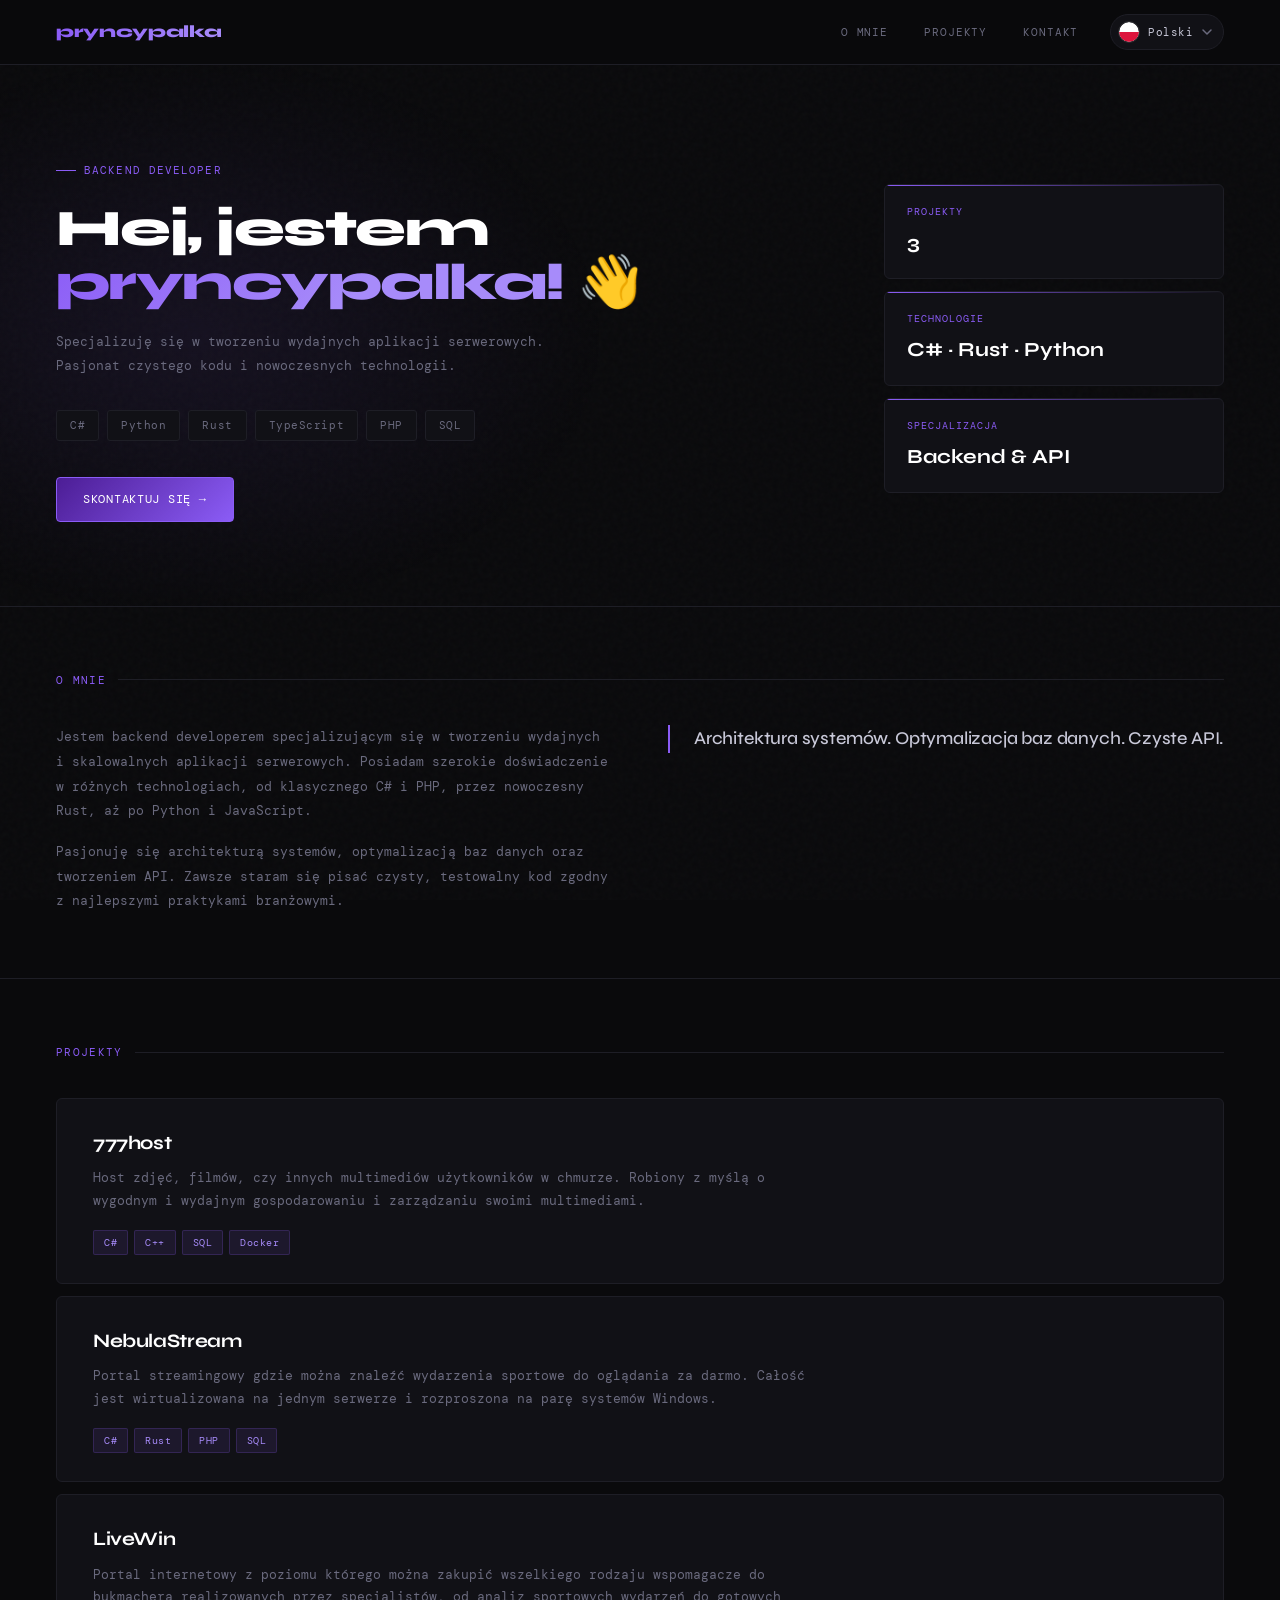
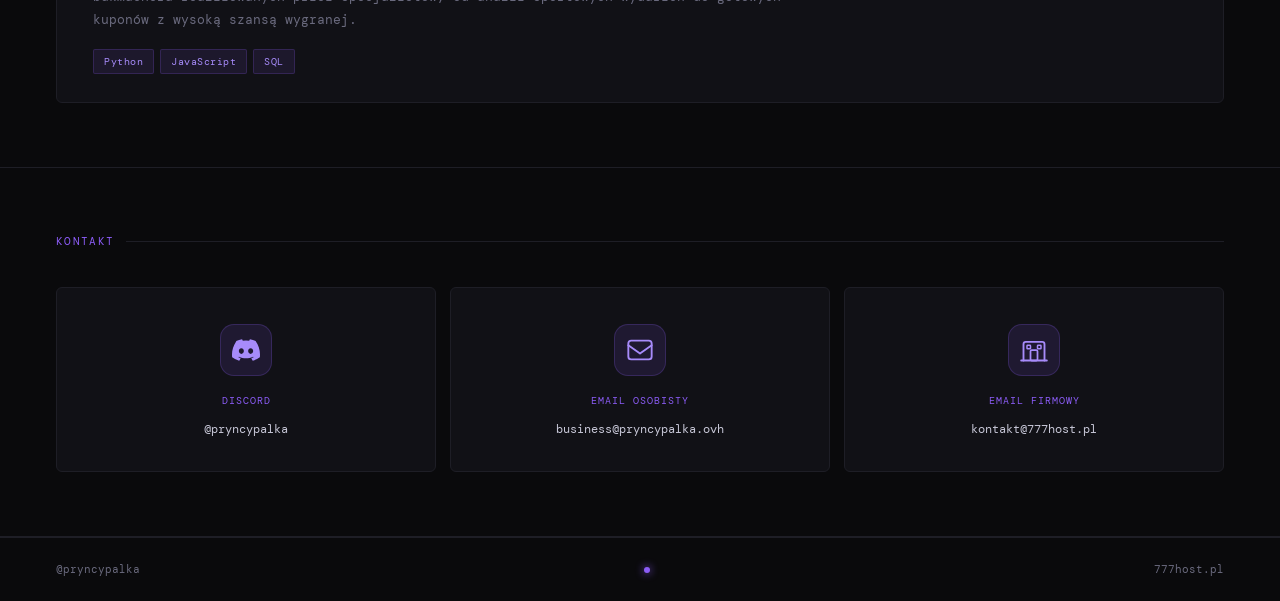
<file: index.html>
<!DOCTYPE html>
<html lang="pl">
<head>
  <meta charset="UTF-8" />
  <meta name="viewport" content="width=device-width, initial-scale=1.0" />
  <title>@prnc</title>
  <link rel="preconnect" href="https://fonts.googleapis.com" />
  <link rel="preconnect" href="https://fonts.gstatic.com" crossorigin />
  <link href="https://fonts.googleapis.com/css2?family=Syne:wght@400;500;700;800&family=DM+Mono:wght@300;400;500&display=swap" rel="stylesheet" />
  
  <link rel="icon" type="image/x-icon" href="icons/favicon.ico">
  <link rel="icon" type="image/png" sizes="32x32" href="icons/32.png">
  <link rel="icon" type="image/png" sizes="16x16" href="icons/16.png">
  <link rel="apple-touch-icon" sizes="180x180" href="icons/apple-touch-icon.png">
  
  <style>
    *, *::before, *::after { box-sizing: border-box; margin: 0; padding: 0; }

    :root {
      --bg:        #0a0a0c;
      --surface:   #111116;
      --border:    #1e1e26;
      --muted:     #3a3a4a;
      --text:      #c8c8d8;
      --text-dim:  #6a6a7e;
      --purple:    #8b5cf6;
      --purple-hi: #a78bfa;
      --purple-lo: #4c1d95;
      --glow:      rgba(139,92,246,.18);
    }

    html { scroll-behavior: smooth; }

    body {
      background: var(--bg);
      color: var(--text);
      font-family: 'DM Mono', monospace;
      font-size: 14px;
      line-height: 1.7;
      min-height: 100vh;
      overflow-x: hidden;
      user-select: none;
      -webkit-user-select: none;
    }

    /* ── NOISE TEXTURE ────────────────────────────────── */
    body::before {
      content: '';
      position: fixed; inset: 0;
      background-image: url("data:image/svg+xml,%3Csvg viewBox='0 0 200 200' xmlns='http://www.w3.org/2000/svg'%3E%3Cfilter id='n'%3E%3CfeTurbulence type='fractalNoise' baseFrequency='0.9' numOctaves='4' stitchTiles='stitch'/%3E%3C/filter%3E%3Crect width='100%25' height='100%25' filter='url(%23n)' opacity='1'/%3E%3C/svg%3E");
      opacity: .025;
      pointer-events: none;
      z-index: 0;
    }

    /* ── NAV ──────────────────────────────────────────── */
    .nav-wrap {
      position: sticky; top: 0;
      background: rgba(10,10,12,.88);
      backdrop-filter: blur(14px);
      border-bottom: 1px solid var(--border);
      z-index: 100;
    }

    .nav-inner {
      max-width: 1280px;
      margin: 0 auto;
      padding: 0 56px;
      display: flex;
      align-items: center;
      justify-content: space-between;
      height: 64px;
      gap: 24px;
    }

    .nav-logo {
      font-family: 'Syne', sans-serif;
      font-weight: 800;
      font-size: 17px;
      letter-spacing: -.02em;
      color: #fff;
      text-decoration: none;
      flex-shrink: 0;
    }

    .nav-logo span {
      background: linear-gradient(90deg, var(--purple), var(--purple-hi));
      -webkit-background-clip: text;
      -webkit-text-fill-color: transparent;
    }

    /* Right side of nav: links + lang switcher */
    .nav-right {
      display: flex;
      align-items: center;
      gap: 32px;
    }

    .nav-links {
      display: flex;
      gap: 36px;
      list-style: none;
    }

    .nav-links a {
      color: var(--text-dim);
      text-decoration: none;
      font-size: 11px;
      letter-spacing: .08em;
      text-transform: uppercase;
      transition: color .2s;
    }

    .nav-links a:hover { color: var(--purple-hi); }

    /* ── LANGUAGE SWITCHER ────────────────────────────── */
    .lang-switcher {
      position: relative;
      flex-shrink: 0;
    }

    .lang-btn {
      display: flex;
      align-items: center;
      gap: 8px;
      background: var(--surface);
      border: 1px solid var(--border);
      border-radius: 20px;
      padding: 6px 10px 6px 7px;
      cursor: pointer;
      transition: border-color .2s, box-shadow .2s;
      color: var(--text);
      font-family: 'DM Mono', monospace;
      font-size: 11px;
      letter-spacing: .04em;
      white-space: nowrap;
    }

    .lang-btn:hover {
      border-color: var(--purple);
      box-shadow: 0 0 12px var(--glow);
    }

    /* Round flag */
    .flag {
      width: 22px; height: 22px;
      border-radius: 50%;
      overflow: hidden;
      flex-shrink: 0;
      display: flex;
      align-items: center;
      justify-content: center;
      border: 1px solid rgba(255,255,255,.1);
    }

    .flag svg { width: 100%; height: 100%; display: block; }

    .lang-name {
      font-size: 11px;
      color: var(--text);
      letter-spacing: .04em;
    }

    .lang-chevron {
      width: 12px; height: 12px;
      color: var(--text-dim);
      transition: transform .22s ease;
      flex-shrink: 0;
    }

    .lang-switcher.open .lang-chevron { transform: rotate(180deg); }

    /* Dropdown */
    .lang-dropdown {
      position: absolute;
      top: calc(100% + 8px);
      right: 0;
      background: var(--surface);
      border: 1px solid var(--border);
      border-radius: 10px;
      overflow: hidden;
      min-width: 140px;
      box-shadow: 0 8px 32px rgba(0,0,0,.5);
      opacity: 0;
      pointer-events: none;
      transform: translateY(-6px);
      transition: opacity .2s ease, transform .2s ease;
      z-index: 200;
    }

    .lang-switcher.open .lang-dropdown {
      opacity: 1;
      pointer-events: all;
      transform: translateY(0);
    }

    .lang-option {
      display: flex;
      align-items: center;
      gap: 10px;
      padding: 10px 14px;
      cursor: pointer;
      transition: background .15s;
      font-size: 11px;
      letter-spacing: .04em;
      color: var(--text);
    }

    .lang-option:hover { background: rgba(139,92,246,.1); }

    .lang-option.active {
      background: rgba(139,92,246,.12);
      color: var(--purple-hi);
    }

    .lang-option .flag { width: 20px; height: 20px; }

    /* ── HERO ─────────────────────────────────────────── */
    .hero-wrap {
      border-bottom: 1px solid var(--border);
      position: relative;
      overflow: hidden;
    }

    .hero-wrap::after {
      content: '';
      position: absolute;
      inset: 0;
      background: radial-gradient(ellipse 50% 80% at 15% 50%, rgba(139,92,246,.09) 0%, transparent 65%);
      pointer-events: none;
    }

    .hero-inner {
      max-width: 1280px;
      margin: 0 auto;
      padding: 90px 56px 84px;
      display: grid;
      grid-template-columns: 1fr 340px;
      gap: 56px;
      align-items: center;
      position: relative;
      z-index: 1;
    }

    .hero-label {
      display: inline-flex;
      align-items: center;
      gap: 8px;
      font-size: 11px;
      letter-spacing: .1em;
      text-transform: uppercase;
      color: var(--purple);
      margin-bottom: 22px;
    }

    .hero-label::before {
      content: '';
      display: inline-block;
      width: 20px; height: 1px;
      background: var(--purple);
    }

    .hero-h1 {
      font-family: 'Syne', sans-serif;
      font-weight: 800;
      font-size: clamp(38px, 4vw, 60px);
      line-height: 1.06;
      letter-spacing: -.03em;
      color: #fff;
      margin-bottom: 20px;
    }

    .hero-h1 .accent {
      background: linear-gradient(135deg, var(--purple) 0%, var(--purple-hi) 60%);
      -webkit-background-clip: text;
      -webkit-text-fill-color: transparent;
    }

    .hero-desc {
      color: var(--text-dim);
      font-size: 13px;
      line-height: 1.85;
      margin-bottom: 32px;
    }

    .tech-tags {
      display: flex;
      flex-wrap: wrap;
      gap: 8px;
      margin-bottom: 36px;
    }

    .tag {
      padding: 5px 13px;
      border: 1px solid var(--border);
      border-radius: 3px;
      font-size: 11px;
      letter-spacing: .05em;
      color: var(--text-dim);
      background: var(--surface);
      transition: border-color .2s, color .2s;
      cursor: pointer;
      user-select: none;
      -webkit-user-select: none;
    }

    .tag:hover { border-color: var(--purple); color: var(--purple-hi); }

    .cta-btn {
      display: inline-flex;
      align-items: center;
      gap: 10px;
      padding: 11px 26px;
      background: linear-gradient(135deg, var(--purple-lo), var(--purple));
      border: 1px solid var(--purple);
      border-radius: 4px;
      color: #fff;
      font-family: 'DM Mono', monospace;
      font-size: 12px;
      letter-spacing: .06em;
      text-transform: uppercase;
      text-decoration: none;
      transition: box-shadow .25s, transform .15s;
    }

    .cta-btn:hover {
      box-shadow: 0 0 28px var(--glow), 0 0 8px rgba(139,92,246,.4);
      transform: translateY(-1px);
    }

    .hero-deco {
      display: flex;
      flex-direction: column;
      gap: 12px;
    }

    .deco-card {
      background: var(--surface);
      border: 1px solid var(--border);
      border-radius: 6px;
      padding: 18px 22px;
      position: relative;
      overflow: hidden;
    }

    .deco-card::before {
      content: '';
      position: absolute;
      top: 0; left: 0; right: 0;
      height: 1px;
      background: linear-gradient(90deg, var(--purple), transparent);
    }

    .deco-card-label {
      font-size: 10px;
      letter-spacing: .1em;
      text-transform: uppercase;
      color: var(--purple);
      margin-bottom: 6px;
    }

    .deco-card-value {
      font-family: 'Syne', sans-serif;
      font-size: 20px;
      font-weight: 700;
      color: #fff;
    }

    /* ── SECTION WRAPPERS ─────────────────────────────── */
    .section-wrap { border-bottom: 1px solid var(--border); }
    .section-wrap:last-of-type { border-bottom: none; }

    .section-inner {
      max-width: 1280px;
      margin: 0 auto;
      padding: 64px 56px;
    }

    .sec-label {
      display: flex;
      align-items: center;
      gap: 12px;
      font-size: 11px;
      letter-spacing: .12em;
      text-transform: uppercase;
      color: var(--purple);
      margin-bottom: 36px;
    }

    .sec-label::after {
      content: '';
      flex: 1;
      height: 1px;
      background: var(--border);
    }

    /* ── ABOUT ────────────────────────────────────────── */
    .about-grid {
      display: grid;
      grid-template-columns: 1fr 1fr;
      gap: 56px;
      align-items: start;
    }

    .about-text p {
      color: var(--text-dim);
      font-size: 13px;
      line-height: 1.9;
    }

    .about-text p + p { margin-top: 16px; }

    .about-accent {
      border-left: 2px solid var(--purple);
      padding-left: 24px;
    }

    .about-accent p {
      font-family: 'Syne', sans-serif;
      font-size: 18px;
      font-weight: 500;
      line-height: 1.55;
      color: var(--text);
      letter-spacing: -.01em;
    }

    /* ── PROJECTS ─────────────────────────────────────── */
    .projects-list {
      display: flex;
      flex-direction: column;
      gap: 12px;
    }

    .project-card {
      background: var(--surface);
      border: 1px solid var(--border);
      border-radius: 6px;
      padding: 28px 36px;
      transition: border-color .25s, box-shadow .25s;
      position: relative;
      overflow: hidden;
    }

    .project-card::before {
      content: '';
      position: absolute;
      top: 0; left: 0; right: 0;
      height: 2px;
      background: linear-gradient(90deg, var(--purple), transparent);
      opacity: 0;
      transition: opacity .25s;
    }

    .project-card:hover { border-color: var(--muted); box-shadow: 0 4px 32px rgba(0,0,0,.4); }
    .project-card:hover::before { opacity: 1; }

    .project-name {
      font-family: 'Syne', sans-serif;
      font-size: 19px;
      font-weight: 700;
      color: #fff;
      letter-spacing: -.02em;
      margin-bottom: 8px;
    }

    .project-desc {
      font-size: 12.5px;
      color: var(--text-dim);
      line-height: 1.8;
      max-width: 720px;
    }

    .project-stack {
      display: flex;
      flex-wrap: wrap;
      gap: 6px;
      margin-top: 18px;
    }

    .stack-tag {
      padding: 3px 10px;
      border-radius: 2px;
      font-size: 10px;
      letter-spacing: .05em;
      background: rgba(139,92,246,.1);
      border: 1px solid rgba(139,92,246,.2);
      color: var(--purple-hi);
      cursor: pointer;
      user-select: none;
      -webkit-user-select: none;
    }

    /* ── CONTACT ──────────────────────────────────────── */
    .contact-grid {
      display: grid;
      grid-template-columns: repeat(3, 1fr);
      gap: 14px;
    }

    .contact-card {
      background: var(--surface);
      border: 1px solid var(--border);
      border-radius: 6px;
      padding: 36px 20px 32px;
      display: flex;
      flex-direction: column;
      align-items: center;
      text-align: center;
      gap: 10px;
      transition: border-color .2s, box-shadow .2s;
      text-decoration: none;
      cursor: pointer;
    }

    .contact-card:hover {
      border-color: var(--purple);
      box-shadow: 0 0 24px var(--glow);
    }

    .contact-icon {
      width: 52px; height: 52px;
      display: flex;
      align-items: center;
      justify-content: center;
      border-radius: 14px;
      background: rgba(139,92,246,.12);
      border: 1px solid rgba(139,92,246,.22);
      margin-bottom: 6px;
    }

    .contact-icon svg { width: 28px; height: 28px; }

    .contact-type {
      font-size: 10px;
      letter-spacing: .1em;
      text-transform: uppercase;
      color: var(--purple);
      user-select: none;
      -webkit-user-select: none;
    }

    .contact-value {
      font-size: 12px;
      color: var(--text);
      word-break: break-all;
      user-select: text;
      -webkit-user-select: text;
    }

    /* ── FOOTER ───────────────────────────────────────── */
    .footer-wrap { border-top: 1px solid var(--border); }

    footer {
      max-width: 1280px;
      margin: 0 auto;
      padding: 22px 56px;
      display: flex;
      align-items: center;
      justify-content: space-between;
    }

    footer span { font-size: 11px; color: var(--text-dim); }

    .footer-dot {
      width: 6px; height: 6px;
      border-radius: 50%;
      background: var(--purple);
      box-shadow: 0 0 8px var(--purple);
      animation: pulse 2.4s ease-in-out infinite;
    }

    @keyframes pulse {
      0%, 100% { opacity: 1; transform: scale(1); }
      50%       { opacity: .4; transform: scale(.7); }
    }

    /* ── FADE IN ──────────────────────────────────────── */
    @keyframes fadeUp {
      from { opacity: 0; transform: translateY(16px); }
      to   { opacity: 1; transform: translateY(0); }
    }

    .hero-wrap                   { animation: fadeUp .55s ease both; }
    .section-wrap:nth-of-type(1) { animation: fadeUp .55s .08s ease both; }
    .section-wrap:nth-of-type(2) { animation: fadeUp .55s .15s ease both; }
    .section-wrap:nth-of-type(3) { animation: fadeUp .55s .22s ease both; }

    /* ── RESPONSIVE ───────────────────────────────────── */
    @media (max-width: 960px) {
      .hero-inner   { grid-template-columns: 1fr; }
      .hero-deco    { display: none; }
      .about-grid   { grid-template-columns: 1fr; gap: 28px; }
      .contact-grid { grid-template-columns: 1fr; }
    }

    @media (max-width: 600px) {
      .nav-inner, .hero-inner, .section-inner, footer {
        padding-left: 20px;
        padding-right: 20px;
      }
      .hero-inner  { padding-top: 56px; padding-bottom: 52px; }
      .nav-links   { gap: 18px; }
      .lang-name   { display: none; }
    }
  </style>
</head>
<body>

<!-- NAV -->
<div class="nav-wrap">
  <div class="nav-inner">
    <a href="#" class="nav-logo"><span>pryncypalka</span></a>

    <div class="nav-right">
      <ul class="nav-links">
        <li><a href="#about"    data-i18n="nav_about">O mnie</a></li>
        <li><a href="#projects" data-i18n="nav_projects">Projekty</a></li>
        <li><a href="#contact"  data-i18n="nav_contact">Kontakt</a></li>
      </ul>

      <!-- Language switcher -->
      <div class="lang-switcher" id="langSwitcher">
        <button class="lang-btn" id="langBtn" aria-haspopup="listbox" aria-expanded="false">
          <div class="flag" id="currentFlag"><!-- filled by JS --></div>
          <span class="lang-name" id="currentLangName">Polski</span>
          <svg class="lang-chevron" viewBox="0 0 12 12" fill="none">
            <path d="M2 4l4 4 4-4" stroke="currentColor" stroke-width="1.5" stroke-linecap="round" stroke-linejoin="round"/>
          </svg>
        </button>
        <div class="lang-dropdown" id="langDropdown" role="listbox">
          <div class="lang-option active" data-lang="pl" role="option">
            <div class="flag">
              <!-- Poland flag SVG -->
              <svg viewBox="0 0 22 22" xmlns="http://www.w3.org/2000/svg">
                <circle cx="11" cy="11" r="11" fill="#fff"/>
                <path d="M0 11 A11 11 0 0 0 22 11 Z" fill="#DC143C"/>
              </svg>
            </div>
            <span>Polski</span>
          </div>
          <div class="lang-option" data-lang="en" role="option">
            <div class="flag">
              <!-- UK flag SVG -->
              <svg viewBox="0 0 22 22" xmlns="http://www.w3.org/2000/svg">
                <circle cx="11" cy="11" r="11" fill="#012169"/>
                <path d="M0 11h22M11 0v22" stroke="#fff" stroke-width="4"/>
                <path d="M0 11h22M11 0v22" stroke="#C8102E" stroke-width="2.4"/>
                <path d="M0 0 L22 22 M22 0 L0 22" stroke="#fff" stroke-width="3.5"/>
                <path d="M0 0 L22 22 M22 0 L0 22" stroke="#C8102E" stroke-width="2" clip-path="url(#c)"/>
                <clipPath id="c"><circle cx="11" cy="11" r="11"/></clipPath>
              </svg>
            </div>
            <span>English</span>
          </div>
        </div>
      </div>
    </div>
  </div>
</div>

<!-- HERO -->
<div class="hero-wrap">
  <div class="hero-inner">
    <div class="hero-left">
      <div class="hero-label" data-i18n="hero_label">Backend Developer</div>
      <h1 class="hero-h1">
        <span data-i18n="hero_greeting">Hej, jestem</span><br>
        <span class="accent">pryncypalka!</span> 👋
      </h1>
      <p class="hero-desc" data-i18n="hero_desc">
        Specjalizuję się w tworzeniu wydajnych aplikacji serwerowych.<br>
        Pasjonat czystego kodu i nowoczesnych technologii.
      </p>
      <div class="tech-tags">
        <span class="tag">C#</span>
        <span class="tag">Python</span>
        <span class="tag">Rust</span>
        <span class="tag">TypeScript</span>
        <span class="tag">PHP</span>
        <span class="tag">SQL</span>
      </div>
      <a href="#contact" class="cta-btn" data-i18n="hero_cta">Skontaktuj się →</a>
    </div>
    <div class="hero-deco">
      <div class="deco-card">
        <div class="deco-card-label" data-i18n="deco_projects">Projekty</div>
        <div class="deco-card-value">3</div>
      </div>
      <div class="deco-card">
        <div class="deco-card-label" data-i18n="deco_tech">Technologie</div>
        <div class="deco-card-value">C# · Rust · Python</div>
      </div>
      <div class="deco-card">
        <div class="deco-card-label" data-i18n="deco_spec">Specjalizacja</div>
        <div class="deco-card-value" data-i18n="deco_spec_val">Backend & API</div>
      </div>
    </div>
  </div>
</div>

<!-- O MNIE -->
<div class="section-wrap" id="about">
  <div class="section-inner">
    <div class="sec-label"><span data-i18n="nav_about">O mnie</span></div>
    <div class="about-grid">
      <div class="about-text">
        <p data-i18n="about_p1">Jestem backend developerem specjalizującym się w tworzeniu wydajnych i skalowalnych aplikacji serwerowych. Posiadam szerokie doświadczenie w różnych technologiach, od klasycznego C# i PHP, przez nowoczesny Rust, aż po Python i JavaScript.</p>
        <p data-i18n="about_p2">Pasjonuję się architekturą systemów, optymalizacją baz danych oraz tworzeniem API. Zawsze staram się pisać czysty, testowalny kod zgodny z najlepszymi praktykami branżowymi.</p>
      </div>
      <div class="about-accent">
        <p data-i18n="about_accent">Architektura systemów. Optymalizacja baz danych. Czyste API.</p>
      </div>
    </div>
  </div>
</div>

<!-- PROJEKTY -->
<div class="section-wrap" id="projects">
  <div class="section-inner">
    <div class="sec-label"><span data-i18n="nav_projects">Projekty</span></div>
    <div class="projects-list">

      <div class="project-card">
        <div class="project-name">777host</div>
        <p class="project-desc" data-i18n="proj1_desc">Host zdjęć, filmów, czy innych multimediów użytkowników w chmurze. Robiony z myślą o wygodnym i wydajnym gospodarowaniu i zarządzaniu swoimi multimediami.</p>
        <div class="project-stack">
          <span class="stack-tag">C#</span>
          <span class="stack-tag">C++</span>
          <span class="stack-tag">SQL</span>
          <span class="stack-tag">Docker</span>
        </div>
      </div>

      <div class="project-card">
        <div class="project-name">NebulaStream</div>
        <p class="project-desc" data-i18n="proj2_desc">Portal streamingowy gdzie można znaleźć wydarzenia sportowe do oglądania za darmo. Całość jest wirtualizowana na jednym serwerze i rozproszona na parę systemów Windows.</p>
        <div class="project-stack">
          <span class="stack-tag">C#</span>
          <span class="stack-tag">Rust</span>
          <span class="stack-tag">PHP</span>
          <span class="stack-tag">SQL</span>
        </div>
      </div>

      <div class="project-card">
        <div class="project-name">LiveWin</div>
        <p class="project-desc" data-i18n="proj3_desc">Portal internetowy z poziomu którego można zakupić wszelkiego rodzaju wspomagacze do bukmachera realizowanych przez specjalistów, od analiz sportowych wydarzeń do gotowych kuponów z wysoką szansą wygranej.</p>
        <div class="project-stack">
          <span class="stack-tag">Python</span>
          <span class="stack-tag">JavaScript</span>
          <span class="stack-tag">SQL</span>
        </div>
      </div>

    </div>
  </div>
</div>

<!-- KONTAKT -->
<div class="section-wrap" id="contact">
  <div class="section-inner">
    <div class="sec-label"><span data-i18n="nav_contact">Kontakt</span></div>
    <div class="contact-grid">

      <!-- Discord -->
      <a class="contact-card" href="https://discord.com/users/631559736864800788" target="_blank" rel="noopener noreferrer">
        <div class="contact-icon">
          <svg viewBox="0 0 24 24" fill="none" xmlns="http://www.w3.org/2000/svg">
            <path d="M20.317 4.37a19.791 19.791 0 0 0-4.885-1.515.074.074 0 0 0-.079.037c-.21.375-.444.864-.608 1.25a18.27 18.27 0 0 0-5.487 0 12.64 12.64 0 0 0-.617-1.25.077.077 0 0 0-.079-.037A19.736 19.736 0 0 0 3.677 4.37a.07.07 0 0 0-.032.027C.533 9.046-.32 13.58.099 18.057c.002.022.015.043.031.056a19.9 19.9 0 0 0 5.993 3.03.078.078 0 0 0 .084-.028c.462-.63.874-1.295 1.226-1.994a.076.076 0 0 0-.041-.106 13.107 13.107 0 0 1-1.872-.892.077.077 0 0 1-.008-.128 10.2 10.2 0 0 0 .372-.292.074.074 0 0 1 .077-.01c3.928 1.793 8.18 1.793 12.062 0a.074.074 0 0 1 .078.01c.12.098.246.198.373.292a.077.077 0 0 1-.006.127 12.299 12.299 0 0 1-1.873.892.077.077 0 0 0-.041.107c.36.698.772 1.362 1.225 1.993a.076.076 0 0 0 .084.028 19.839 19.839 0 0 0 6.002-3.03.077.077 0 0 0 .032-.054c.5-5.177-.838-9.674-3.549-13.66a.061.061 0 0 0-.031-.03zM8.02 15.33c-1.183 0-2.157-1.085-2.157-2.419 0-1.333.956-2.419 2.157-2.419 1.21 0 2.176 1.096 2.157 2.42 0 1.333-.956 2.418-2.157 2.418zm7.975 0c-1.183 0-2.157-1.085-2.157-2.419 0-1.333.955-2.419 2.157-2.419 1.21 0 2.176 1.096 2.157 2.42 0 1.333-.946 2.418-2.157 2.418z" fill="#a78bfa"/>
          </svg>
        </div>
        <div class="contact-type">Discord</div>
        <div class="contact-value">@pryncypalka</div>
      </a>

      <!-- Email Osobisty -->
      <a class="contact-card" href="mailto:business@pryncypalka.ovh">
        <div class="contact-icon">
          <svg viewBox="0 0 24 24" fill="none" xmlns="http://www.w3.org/2000/svg">
            <rect x="2" y="4" width="20" height="16" rx="2.5" stroke="#a78bfa" stroke-width="1.6"/>
            <path d="M2 8l10 7 10-7" stroke="#a78bfa" stroke-width="1.6" stroke-linecap="round" stroke-linejoin="round"/>
          </svg>
        </div>
        <div class="contact-type" data-i18n="contact_personal">Email Osobisty</div>
        <div class="contact-value">business@pryncypalka.ovh</div>
      </a>

      <!-- Email Firmowy -->
      <a class="contact-card" href="mailto:kontakt@777host.pl">
        <div class="contact-icon">
          <svg viewBox="0 0 24 24" fill="none" xmlns="http://www.w3.org/2000/svg">
            <path d="M3 21V7a2 2 0 0 1 2-2h14a2 2 0 0 1 2 2v14" stroke="#a78bfa" stroke-width="1.6" stroke-linecap="round"/>
            <path d="M1 21h22" stroke="#a78bfa" stroke-width="1.6" stroke-linecap="round"/>
            <rect x="9" y="12" width="6" height="9" rx="1" stroke="#a78bfa" stroke-width="1.5"/>
            <rect x="6" y="8" width="3" height="3" rx=".5" stroke="#a78bfa" stroke-width="1.3"/>
            <rect x="15" y="8" width="3" height="3" rx=".5" stroke="#a78bfa" stroke-width="1.3"/>
          </svg>
        </div>
        <div class="contact-type" data-i18n="contact_business">Email Firmowy</div>
        <div class="contact-value">kontakt@777host.pl</div>
      </a>

    </div>
  </div>
</div>

<!-- FOOTER -->
<div class="footer-wrap">
  <footer>
    <span>@pryncypalka</span>
    <div class="footer-dot"></div>
    <span>777host.pl</span>
  </footer>
</div>

<script>
  /* ── TRANSLATIONS ─────────────────────────────────── */
  const translations = {
    pl: {
      nav_about:    'O mnie',
      nav_projects: 'Projekty',
      nav_contact:  'Kontakt',
      hero_label:   'Backend Developer',
      hero_greeting:'Hej, jestem',
      hero_desc:    'Specjalizuję się w tworzeniu wydajnych aplikacji serwerowych.<br>Pasjonat czystego kodu i nowoczesnych technologii.',
      hero_cta:     'Skontaktuj się →',
      deco_projects:'Projekty',
      deco_tech:    'Technologie',
      deco_spec:    'Specjalizacja',
      deco_spec_val:'Backend & API',
      about_p1:     'Jestem backend developerem specjalizującym się w tworzeniu wydajnych i skalowalnych aplikacji serwerowych. Posiadam szerokie doświadczenie w różnych technologiach, od klasycznego C# i PHP, przez nowoczesny Rust, aż po Python i JavaScript.',
      about_p2:     'Pasjonuję się architekturą systemów, optymalizacją baz danych oraz tworzeniem API. Zawsze staram się pisać czysty, testowalny kod zgodny z najlepszymi praktykami branżowymi.',
      about_accent: 'Architektura systemów. Optymalizacja baz danych. Czyste API.',
      proj1_desc:   'Host zdjęć, filmów, czy innych multimediów użytkowników w chmurze. Robiony z myślą o wygodnym i wydajnym gospodarowaniu i zarządzaniu swoimi multimediami.',
      proj2_desc:   'Portal streamingowy gdzie można znaleźć wydarzenia sportowe do oglądania za darmo. Całość jest wirtualizowana na jednym serwerze i rozproszona na parę systemów Windows.',
      proj3_desc:   'Portal internetowy z poziomu którego można zakupić wszelkiego rodzaju wspomagacze do bukmachera realizowanych przez specjalistów, od analiz sportowych wydarzeń do gotowych kuponów z wysoką szansą wygranej.',
      contact_personal: 'Email Osobisty',
      contact_business: 'Email Firmowy',
    },
    en: {
      nav_about:    'About',
      nav_projects: 'Projects',
      nav_contact:  'Contact',
      hero_label:   'Backend Developer',
      hero_greeting:'Hey, I\'m',
      hero_desc:    'I specialise in building efficient, high-performance server-side applications.<br>Passionate about clean code and modern technologies.',
      hero_cta:     'Get in touch →',
      deco_projects:'Projects',
      deco_tech:    'Technologies',
      deco_spec:    'Specialisation',
      deco_spec_val:'Backend & API',
      about_p1:     'I\'m a backend developer specialising in building efficient and scalable server-side applications. I have broad experience across multiple technologies — from classic C# and PHP to modern Rust, Python, and JavaScript.',
      about_p2:     'I\'m passionate about system architecture, database optimisation, and API design. I always strive to write clean, testable code that follows industry best practices.',
      about_accent: 'System Architecture. Database Optimisation. Clean APIs.',
      proj1_desc:   'A cloud-based media host for photos, videos, and other user files — built for convenient and efficient media management.',
      proj2_desc:   'A streaming portal offering free live sports events. The entire platform is virtualised on a single server and distributed across several Windows systems.',
      proj3_desc:   'A web platform where users can purchase various betting aids delivered by specialists — from in-depth sports analyses to pre-built coupons with high win probability.',
      contact_personal: 'Personal Email',
      contact_business: 'Business Email',
    }
  };

  /* ── FLAG SVG SNIPPETS ───────────────────────────── */
  const flags = {
    pl: `<svg viewBox="0 0 22 22" xmlns="http://www.w3.org/2000/svg">
           <circle cx="11" cy="11" r="11" fill="#fff"/>
           <path d="M0 11 A11 11 0 0 0 22 11 Z" fill="#DC143C"/>
         </svg>`,
    en: `<svg viewBox="0 0 22 22" xmlns="http://www.w3.org/2000/svg">
           <defs><clipPath id="cc"><circle cx="11" cy="11" r="11"/></clipPath></defs>
           <circle cx="11" cy="11" r="11" fill="#012169"/>
           <g clip-path="url(#cc)">
             <path d="M0 0 L22 22 M22 0 L0 22" stroke="#fff" stroke-width="5"/>
             <path d="M0 0 L22 22 M22 0 L0 22" stroke="#C8102E" stroke-width="3"/>
             <path d="M0 11h22M11 0v22" stroke="#fff" stroke-width="6"/>
             <path d="M0 11h22M11 0v22" stroke="#C8102E" stroke-width="3.5"/>
           </g>
         </svg>`
  };

  const langNames = { pl: 'Polski', en: 'English' };

  /* ── STATE ───────────────────────────────────────── */
  let currentLang = 'pl';

  const switcher    = document.getElementById('langSwitcher');
  const btn         = document.getElementById('langBtn');
  const dropdown    = document.getElementById('langDropdown');
  const currentFlag = document.getElementById('currentFlag');
  const currentName = document.getElementById('currentLangName');

  /* Set flag in button */
  function setButtonLang(lang) {
    currentFlag.innerHTML = flags[lang];
    currentName.textContent = langNames[lang];
  }

  /* Apply all translations */
  function applyLang(lang) {
    const t = translations[lang];
    document.querySelectorAll('[data-i18n]').forEach(el => {
      const key = el.getAttribute('data-i18n');
      if (t[key] !== undefined) el.innerHTML = t[key];
    });
    document.documentElement.lang = lang;
    currentLang = lang;
    setButtonLang(lang);
    /* Update active state in dropdown */
    document.querySelectorAll('.lang-option').forEach(opt => {
      opt.classList.toggle('active', opt.dataset.lang === lang);
    });
  }

  /* Toggle dropdown */
  btn.addEventListener('click', (e) => {
    e.stopPropagation();
    const isOpen = switcher.classList.toggle('open');
    btn.setAttribute('aria-expanded', isOpen);
  });

  /* Pick language */
  document.querySelectorAll('.lang-option').forEach(opt => {
    opt.addEventListener('click', () => {
      applyLang(opt.dataset.lang);
      switcher.classList.remove('open');
      btn.setAttribute('aria-expanded', 'false');
    });
  });

  /* Close on outside click */
  document.addEventListener('click', () => {
    switcher.classList.remove('open');
    btn.setAttribute('aria-expanded', 'false');
  });

  /* Init */
  setButtonLang('pl');
</script>
</body>
</html>
</file>
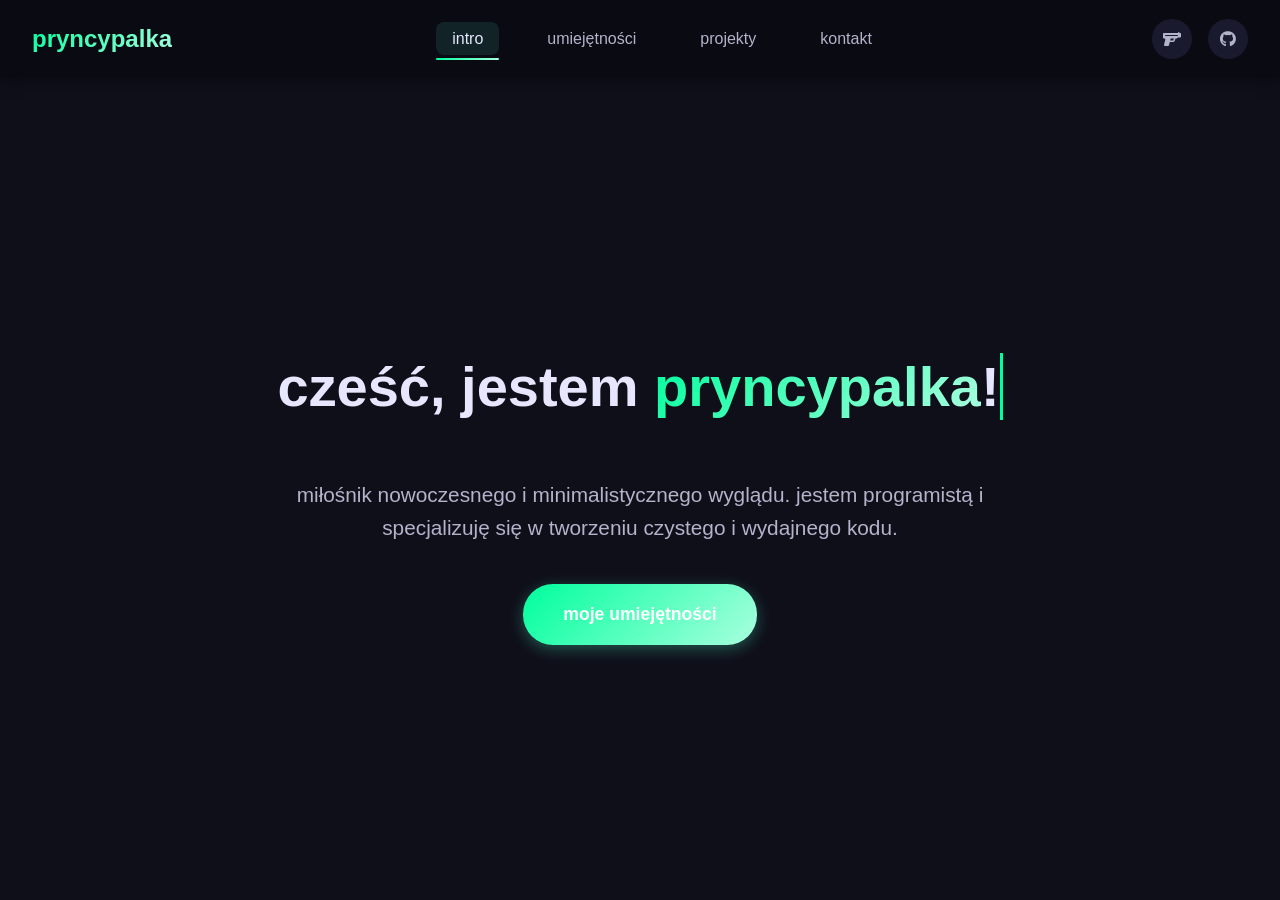
<file: archive.html>
<!DOCTYPE html>
<html lang="pl">
<head>
    <meta charset="UTF-8">
    <meta name="viewport" content="width=device-width, initial-scale=1.0">
    <title>pryncypalka</title>
    <link rel="stylesheet" href="https://cdnjs.cloudflare.com/ajax/libs/font-awesome/6.4.0/css/all.min.css">



    <link rel="icon" type="image/x-icon" href="icons/favicon.ico">
    <link rel="icon" type="image/png" sizes="32x32" href="icons/favicon-32x32.png">
    <link rel="icon" type="image/png" sizes="16x16" href="icons/favicon-16x16.png">
    <link rel="apple-touch-icon" sizes="180x180" href="icons/apple-touch-icon.png">



    <style>
        :root {
            --dark-bg: #0f0f1a;
            --darker-bg: #0a0a12;
            --card-bg: #1a1a2e;
            --accent-blue: #00ff9d;
            --accent-light: #a9ffde;
            --text-primary: #e6e6ff;
            --text-secondary: #b3b3cc;
            --gradient-primary: linear-gradient(135deg, #0f0f1a 0%, #1a1a2e 100%);
            --gradient-accent: linear-gradient(135deg, #00ff9d 0%, #a9ffde 100%);
            --gradient-card: linear-gradient(135deg, #1a1a2e 0%, #232342 100%);
            --transition: all 0.3s cubic-bezier(0.25, 0.46, 0.45, 0.94);
        }

        * {
            margin: 0;
            padding: 0;
            box-sizing: border-box;
            font-family: 'Segoe UI', Tahoma, Geneva, Verdana, sans-serif;
        }

        html, body {
            height: 100%;
            overflow: hidden;
        }

        body {
            background: var(--dark-bg);
            color: var(--text-primary);
            line-height: 1.6;
            overflow: hidden;
        }

        .app-container {
            display: flex;
            flex-direction: column;
            height: 100vh;
        }

        /* Top Navigation */
        .top-nav {
            background: var(--darker-bg);
            padding: 1.2rem 2rem;
            display: flex;
            align-items: center;
            justify-content: space-between;
            box-shadow: 0 5px 15px rgba(0, 0, 0, 0.3);
            z-index: 10;
        }

        .logo {
            display: flex;
            align-items: center;
        }

        .logo-icon {
            width: 40px;
            height: 40px;
            background: var(--gradient-accent);
            border-radius: 10px;
            display: flex;
            align-items: center;
            justify-content: center;
            margin-right: 12px;
            font-size: 1.2rem;
        }

        .logo-text {
            font-size: 1.5rem;
            font-weight: 700;
            background: var(--gradient-accent);
            -webkit-background-clip: text;
            background-clip: text;
            color: transparent;
            user-select: none;
        }

        .nav-links {
            display: flex;
            list-style: none;
            gap: 2rem;
            user-select: none;
        }

        .nav-link {
            color: var(--text-secondary);
            text-decoration: none;
            font-weight: 500;
            padding: 0.5rem 1rem;
            border-radius: 8px;
            transition: var(--transition);
            position: relative;
        }

        .nav-link:hover, .nav-link.active {
            color: var(--text-primary);
            background: rgba(77, 255, 211, 0.1);
        }

        .nav-link.active::after {
            content: '';
            position: absolute;
            bottom: -5px;
            left: 0;
            width: 100%;
            height: 2px;
            background: var(--gradient-accent);
            border-radius: 2px;
        }

        .social-links {
            display: flex;
            gap: 1rem;
        }

        .social-link {
            width: 40px;
            height: 40px;
            border-radius: 50%;
            background: var(--card-bg);
            display: flex;
            align-items: center;
            justify-content: center;
            color: var(--text-secondary);
            text-decoration: none;
            transition: var(--transition);
        }

        .social-link:hover {
            background: var(--gradient-accent);
            color: white;
            transform: translateY(-3px);
        }

        /* Main Content */
        .main-content {
            flex-grow: 1;
            display: flex;
            overflow: hidden;
        }

        .page {
            flex-grow: 1;
            padding: 2rem;
            overflow-y: auto;
            display: none;
        }

        .page.active {
            display: block;
            animation: fadeIn 0.5s ease;
        }

        @keyframes fadeIn {
            from { opacity: 0; transform: translateY(10px); }
            to { opacity: 1; transform: translateY(0); }
        }

        .page-header {
            margin-bottom: 2rem;
        }

        .page-title {
            font-size: 3rem;
            margin-bottom: 0.5rem;
            background: var(--gradient-accent);
            -webkit-background-clip: text;
            background-clip: text;
            color: transparent;
            font-weight: 700;
            justify-content: center;
            display: flex;
            user-select: none;
        }

        .page-subtitle {
            color: var(--text-secondary);
            font-size: 1.1rem;
            justify-content: center;
            display: flex;
            user-select: none;
        }

        /* Home Page */
        .home-page {
            display: flex;
            flex-direction: column;
            justify-content: center;
            align-items: center;
            text-align: center;
            height: 100%;
            padding: 2rem;
        }

        .hero-title {
            font-size: 3.5rem;
            margin-bottom: 1.5rem;
            line-height: 1.2;
            min-height: 120px;
            display: flex;
            justify-content: center;
            align-items: center;
        }

        .typewriter-container {
            display: inline-block;
            position: relative;
        }

        .typewriter-text {
            display: inline-block;
            overflow: hidden;
            white-space: nowrap;
            border-right: 3px solid var(--accent-blue);
            user-select: none;
        }

        .typewriter-text.animated {
            animation: typing 1.5s steps(40, end), blink-caret 1s step-end infinite;
        }

        @keyframes typing {
            from { width: 0 }
            to { width: 100% }
        }

        @keyframes blink-caret {
            from, to { border-color: transparent }
            50% { border-color: var(--accent-blue) }
        }

        .hero-title span {
            background: var(--gradient-accent);
            -webkit-background-clip: text;
            background-clip: text;
            color: transparent;
        }

        .hero-description {
            color: var(--text-secondary);
            font-size: 1.3rem;
            margin-bottom: 2.5rem;
            max-width: 700px;
            user-select: none;
        }

        .hero-description.animated {
            opacity: 0;
            animation: fadeInUp 0.75s ease 1.75s forwards;
        }

        @keyframes fadeInUp {
            from {
                opacity: 0;
                transform: translateY(20px);
            }
            to {
                opacity: 1;
                transform: translateY(0);
            }
        }

        .cta-button {
            display: inline-block;
            padding: 1rem 2.5rem;
            background: var(--gradient-accent);
            color: white;
            border-radius: 30px;
            text-decoration: none;
            font-weight: 600;
            transition: var(--transition);
            box-shadow: 0 4px 15px rgba(77, 255, 202, 0.3);
            font-size: 1.1rem;
            user-select: none;
        }

        .cta-button.animated {
            opacity: 0;
            animation: fadeInUp 1s ease 2.5s forwards;
        }

        .cta-button:hover {
            transform: translateY(-3px);
            box-shadow: 0 6px 20px rgba(77, 255, 166, 0.4);
        }

        /* Skills Page */
        .skills-page {
            display: flex;
            flex-direction: column;
            height: 100%;
        }

        .skills-container {
            display: grid;
            padding-top: 5%;
            grid-template-columns: repeat(auto-fill, minmax(300px, 1fr));
            gap: 1.5rem;
            margin-top: 2rem;
            justify-content: center;
        }

        .skill-card {
            background: var(--gradient-card);
            border-radius: 15px;
            padding: 1.5rem;
            transition: var(--transition);
            box-shadow: 0 5px 15px rgba(0, 0, 0, 0.2);
            border: 1px solid rgba(77, 255, 211, 0.1);
            display: flex;
            flex-direction: column;
            min-height: 160px;
            position: relative;
        }

        .skill-card:hover {
            transform: translateY(-5px);
            box-shadow: 0 8px 25px rgba(77, 255, 196, 0.15);
            border-color: rgba(77, 255, 216, 0.3);
        }

        .skill-header {
            display: flex;
            align-items: center;
            margin-bottom: 1.2rem;
            user-select: none;
        }

        .skill-icon {
            width: 50px;
            height: 50px;
            border-radius: 12px;
            background: var(--gradient-accent);
            display: flex;
            align-items: center;
            justify-content: center;
            margin-right: 1rem;
            font-size: 1.5rem;
        }

        .skill-info {
            flex-grow: 1;
            user-select: none;
        }

        .skill-name {
            font-weight: 600;
            font-size: 1.2rem;
            margin-bottom: 0.3rem;
            user-select: none;
        }

        .skill-level {
            font-size: 0.9rem;
            color: var(--text-secondary);
            
        }

        .skill-description {
            margin-bottom: 1rem;
            flex-grow: 1;
            user-select: none;
        }

        .skill-bar-container {
            margin-top: auto;
            padding-top: 1rem;
        }

        .skill-bar {
            height: 6px;
            background: rgba(255, 255, 255, 0.1);
            border-radius: 3px;
            overflow: hidden;
        }

        .skill-progress {
            height: 100%;
            border-radius: 3px;
            background: var(--gradient-accent);
        }

        .beginner { width: 35%; }
        .intermediate { width: 65%; }
        .advanced { width: 85%; }
        .expert { width: 95%; }

        /* Projects Page */
        .projects-page {
            display: flex;
            flex-direction: column;
            height: 100%;
        }

        .projects-grid {
            display: flex;
            grid-template-columns: repeat(auto-fill, minmax(320px, 1fr));
            gap: 2.5rem;
            margin-top: 5rem;
            justify-content: center;
        }

        .project-card {
            background: var(--gradient-card);
            border-radius: 15px;
            overflow: hidden;
            transition: var(--transition);
            box-shadow: 0 5px 15px rgba(0, 0, 0, 0.2);
            border: 1px solid rgba(77, 255, 202, 0.1);
            width: 100%;
            max-width: 320px;
            position: relative;
            padding-bottom: 3rem;
        }

        .project-card:hover {
            transform: translateY(-5px);
            box-shadow: 0 10px 25px rgba(77, 255, 187, 0.15);
        }

        .project-image {
            height: 180px;
            background: var(--gradient-accent);
            display: flex;
            align-items: center;
            justify-content: center;
            font-size: 3rem;
            color: white;
        }

        .project-content {
            padding: 1.5rem;
        }

        .project-title {
            font-size: 1.3rem;
            margin-bottom: 0.8rem;
            font-weight: 600;
            display: flex;
            justify-content: center;
            user-select: none;
        }

        .project-description {
            color: var(--text-secondary);
            margin-bottom: 1.2rem;
            font-size: 0.95rem;
            user-select: none;
        }

        .project-tech {
            display: flex;
            flex-wrap: wrap;
            gap: 0.5rem;
            position: absolute;
            bottom: 1rem;
            left: 1.5rem;
            right: 1.5rem;
            display: flex;
            flex-wrap: wrap;
            gap: 0.5rem;
            user-select: none;
        }

        .tech-tag {
            background: rgba(77, 255, 196, 0.15);
            color: var(--accent-light);
            padding: 0.4rem 0.8rem;
            border-radius: 20px;
            font-size: 0.8rem;
            font-weight: 500;
            user-select: none;
        }

        /* Contact Page */
        .contact-container {
            display: grid;
            grid-template-columns: 1fr 1fr;
            gap: 3rem;
            margin-top: 2rem;
        }

        .contact-info {
            display: flex;
            flex-direction: column;
            gap: 1.5rem;
        }

        .contact-card {
            background: var(--gradient-card);
            border-radius: 15px;
            padding: 1.5rem;
            display: flex;
            align-items: center;
            transition: var(--transition);
        }

        .contact-card:hover {
            transform: translateY(-3px);
            box-shadow: 0 5px 15px rgba(77, 255, 231, 0.15);
        }

        .contact-icon {
            width: 50px;
            height: 50px;
            border-radius: 12px;
            background: var(--gradient-accent);
            display: flex;
            align-items: center;
            justify-content: center;
            margin-right: 1.2rem;
            font-size: 1.3rem;
        }

        .contact-details h3 {
            margin-bottom: 0.3rem;
            font-weight: 600;
            user-select: none;
        }

        .contact-details p {
            color: var(--text-secondary);
        }

        .contact-form {
            background: var(--gradient-card);
            border-radius: 15px;
            padding: 2rem;
        }

        .form-group {
            margin-bottom: 1.5rem;
        }

        .form-label {
            display: block;
            margin-bottom: 0.5rem;
            font-weight: 500;
            cursor: not-allowed;
            user-select: none;
        }

        .form-input, .form-textarea {
            width: 100%;
            padding: 0.9rem 1rem;
            background: rgba(255, 255, 255, 0.05);
            border: 1px solid rgba(255, 255, 255, 0.1);
            border-radius: 10px;
            color: var(--text-primary);
            font-size: 1rem;
            transition: var(--transition);
            cursor: not-allowed;
        }

        .form-input:focus, .form-textarea:focus {
            outline: none;
            border-color: var(--accent-blue);
            background: rgba(77, 255, 202, 0.05);
        }

        .form-textarea {
            min-height: 120px;
            resize: vertical;
            resize: none;
        }

        .submit-btn {
            background: var(--gradient-accent);
            color: white;
            border: none;
            padding: 0.9rem 2rem;
            border-radius: 30px;
            font-weight: 600;
            cursor: pointer;
            transition: var(--transition);
            box-shadow: 0 4px 15px rgba(77, 255, 166, 0.3);
            user-select: none;
        }

        .submit-btn:hover {
            transform: translateY(-3px);
            box-shadow: 0 6px 20px rgba(77, 255, 172, 0.4);
        }

        /* Responsive */
        @media (max-width: 1024px) {
            .nav-links {
                gap: 1rem;
            }
            
            .hero-title {
                font-size: 3rem;
            }
            
            .contact-container {
                grid-template-columns: 1fr;
            }
        }

        @media (max-width: 768px) {
            .top-nav {
                flex-direction: column;
                gap: 1.5rem;
                padding: 1.5rem;
            }
            
            .nav-links {
                order: 2;
                width: 100%;
                justify-content: center;
            }
            
            .social-links {
                order: 3;
            }
            
            .skills-container, .projects-grid {
                grid-template-columns: 1fr;
            }
            
            .hero-title {
                font-size: 2.5rem;
            }
            
            .hero-description {
                font-size: 1.1rem;
            }
        }

        @media (max-width: 480px) {
            .nav-links {
                flex-direction: column;
                gap: 0.5rem;
                text-align: center;
            }
            
            .hero-title {
                font-size: 2rem;
            }
            
            .page {
                padding: 1rem;
            }
        }
    </style>
</head>
<body>
    <div class="app-container">
        <!-- Top Navigation -->
        <nav class="top-nav">
            <div class="logo">
                <!--<div class="logo-icon">
                    <i class="fab fa-discord"></i>
                </div>-->
                <div class="logo-text">pryncypalka</div>
            </div>
            
            <ul class="nav-links">
                <li>
                    <a href="#" class="nav-link active" data-page="home">
                        intro
                    </a>
                </li>
                <li>
                    <a href="#" class="nav-link" data-page="skills">
                        umiejętności
                    </a>
                </li>
                <li>
                    <a href="#" class="nav-link" data-page="projects">
                        projekty
                    </a>
                </li>
                <li>
                    <a href="#" class="nav-link" data-page="contact">
                        kontakt
                    </a>
                </li>
            </ul>
            
            <div class="social-links">
                <a href="https://guns.lol/pryncypalka" class="social-link">
                    <i class="fa-solid fa-gun"></i>
                </a>
                <a href="https://github.com/pryncypalka777" class="social-link">
                    <i class="fab fa-github"></i>
                </a>
            </div>
        </nav>
        
        <!-- Main Content -->
        <main class="main-content">
            <!-- Home Page -->
            <section id="home" class="page active">
                <div class="home-page">
                    <h1 class="hero-title">
                        <div class="typewriter-container">
                            <div class="typewriter-text">cześć, jestem <span>pryncypalka</span>!</div>
                        </div>
                    </h1>
                    <p class="hero-description">
                        <!--pasjonat programowania z zamiłowaniem do tworzenia nowoczesnych rozwiązań. 
                        specjalizuję się w tworzeniu czystego, wydajnego kodu i rozwiązywaniu złożonych problemów programistycznych.-->
                        miłośnik nowoczesnego i minimalistycznego wyglądu. jestem programistą i specjalizuję się w tworzeniu
                        czystego i wydajnego kodu.
                    </p>
                    <a href="#" class="cta-button" data-page="skills">moje umiejętności</a>
                </div>
            </section>
            
            <!-- Skills Page -->
            <section id="skills" class="page">
                <div class="skills-page">
                    <div class="page-header">
                        <h1 class="page-title">umiejętności</h1>
                        <p class="page-subtitle">technologie i języki programowania, które znam</p>
                    </div>
                    
                    <div class="skills-container">
                        
                        <div class="skill-card">
                            <div class="skill-header">
                                <div class="skill-icon">
                                    <i class="fab fa-c"></i>
                                </div>
                                <div class="skill-info">
                                    <div class="skill-name">c + c#</div>
                                    <div class="skill-level">średnio zaawansowany</div>
                                </div>
                            </div>
                            <!--<p class="skill-description">rozwój aplikacji backendowych oraz średnio zaawansowany game developing.</p>-->
                            <div class="skill-bar-container">
                                <div class="skill-bar">
                                    <div class="skill-progress intermediate"></div>
                                </div>
                            </div>
                        </div>
                        
                        <div class="skill-card">
                            <div class="skill-header">
                                <div class="skill-icon">
                                    <i class="fab fa-python"></i>
                                </div>
                                <div class="skill-info">
                                    <div class="skill-name">python</div>
                                    <div class="skill-level">ekspert</div>
                                </div>
                            </div>
                            <!--<p class="skill-description">aplikacje backendowe, analiza danych i automatyzacja procesów.</p>-->
                            <div class="skill-bar-container">
                                <div class="skill-bar">
                                    <div class="skill-progress expert"></div>
                                </div>
                            </div>
                        </div>
                        
                        <div class="skill-card">
                            <div class="skill-header">
                                <div class="skill-icon">
                                    <i class="fab fa-html5"></i>
                                </div>
                                <div class="skill-info">
                                    <div class="skill-name">html</div>
                                    <div class="skill-level">zaawansowany</div>
                                </div>
                            </div>
                            <!--<p class="skill-description">tworzenie semantycznego i dostępnego kodu html zgodnego ze standardami w3c.</p>-->
                            <div class="skill-bar-container">
                                <div class="skill-bar">
                                    <div class="skill-progress advanced"></div>
                                </div>
                            </div>
                        </div>
                        
                        <div class="skill-card">
                            <div class="skill-header">
                                <div class="skill-icon">
                                    <i class="fab fa-css3-alt"></i>
                                </div>
                                <div class="skill-info">
                                    <div class="skill-name">css</div>
                                    <div class="skill-level">ekspert</div>
                                </div>
                            </div>
                            <!--<p class="skill-description">stylowanie responsywnych interfejsów użytkownika i aplikacji webowych</p>-->
                            <div class="skill-bar-container">
                                <div class="skill-bar">
                                    <div class="skill-progress expert"></div>
                                </div>
                            </div>
                        </div>
                        
                        <div class="skill-card">
                            <div class="skill-header">
                                <div class="skill-icon">
                                    <i class="fas fa-database"></i>
                                </div>
                                <div class="skill-info">
                                    <div class="skill-name">sql</div>
                                    <div class="skill-level">średnio zaawansowany</div>
                                </div>
                            </div>
                            <!--<p class="skill-description">projektowanie i optymalizacja baz danych, podłączenia baz danych do aplikacji</p>-->
                            <div class="skill-bar-container">
                                <div class="skill-bar">
                                    <div class="skill-progress intermediate"></div>
                                </div>
                            </div>
                        </div>

                        <div class="skill-card">
                            <div class="skill-header">
                                <div class="skill-icon">
                                    <i class="fab fa-golang"></i>
                                </div>
                                <div class="skill-info">
                                    <div class="skill-name">golang</div>
                                    <div class="skill-level">początkujący</div>
                                </div>
                            </div>
                            <!--<p class="skill-description">projektowanie i optymalizacja baz danych, podłączenia baz danych do aplikacji</p>-->
                            <div class="skill-bar-container">
                                <div class="skill-bar">
                                    <div class="skill-progress beginner"></div>
                                </div>
                            </div>
                        </div>

                        <div class="skill-card">
                            <div class="skill-header">
                                <div class="skill-icon">
                                    <i class="fab fa-react"></i>
                                </div>
                                <div class="skill-info">
                                    <div class="skill-name">react.js</div>
                                    <div class="skill-level">początkujący</div>
                                </div>
                            </div>
                            <!--<p class="skill-description">projektowanie i optymalizacja baz danych, podłączenia baz danych do aplikacji</p>-->
                            <div class="skill-bar-container">
                                <div class="skill-bar">
                                    <div class="skill-progress beginner"></div>
                                </div>
                            </div>
                        </div>

                        <div class="skill-card">
                            <div class="skill-header">
                                <div class="skill-icon">
                                    <i class="fab fa-php"></i>
                                </div>
                                <div class="skill-info">
                                    <div class="skill-name">php</div>
                                    <div class="skill-level">średnio zaawansowany</div>
                                </div>
                            </div>
                            <!--<p class="skill-description">projektowanie i optymalizacja baz danych, podłączenia baz danych do aplikacji</p>-->
                            <div class="skill-bar-container">
                                <div class="skill-bar">
                                    <div class="skill-progress intermediate"></div>
                                </div>
                            </div>
                        </div>

                        <div class="skill-card">
                            <div class="skill-header">
                                <div class="skill-icon">
                                    <i class="fab fa-windows"></i>
                                </div>
                                <div class="skill-info">
                                    <div class="skill-name">windows</div>
                                    <div class="skill-level">ekspert</div>
                                </div>
                            </div>
                            <!--<p class="skill-description">projektowanie i optymalizacja baz danych, podłączenia baz danych do aplikacji</p>-->
                            <div class="skill-bar-container">
                                <div class="skill-bar">
                                    <div class="skill-progress expert"></div>
                                </div>
                            </div>
                        </div>

                        <div class="skill-card">
                            <div class="skill-header">
                                <div class="skill-icon">
                                    <i class="fab fa-linux"></i>
                                </div>
                                <div class="skill-info">
                                    <div class="skill-name">linux</div>
                                    <div class="skill-level">zaawansowany</div>
                                </div>
                            </div>
                            <!--<p class="skill-description">projektowanie i optymalizacja baz danych, podłączenia baz danych do aplikacji</p>-->
                            <div class="skill-bar-container">
                                <div class="skill-bar">
                                    <div class="skill-progress advanced"></div>
                                </div>
                            </div>
                        </div>
                        
                    </div>
                </div>
            </section>
            
            <!-- Projects Page -->
            <section id="projects" class="page">
                <div class="projects-page">
                    <div class="page-header">
                        <h1 class="page-title">projekty</h1>
                        <p class="page-subtitle">wybrane realizacje i aplikacje</p>
                    </div>
                    
                    <div class="projects-grid">
                        
                        <!--<div class="project-card">
                            <div class="project-image">
                                <i class="fas fa-shopping-cart"></i>
                            </div>
                            <div class="project-content">
                                <h3 class="project-title">e-commerce platform</h3>
                                <p class="project-description">pełnofunkcyjna platforma e-commerce z systemem płatności i panelem administracyjnym.</p>
                                <div class="project-tech">
                                    <span class="tech-tag">react</span>
                                    <span class="tech-tag">node.js</span>
                                    <span class="tech-tag">mongodb</span>
                                </div>
                            </div>
                        </div>-->

                        <div class="project-card">
                            <div class="project-image">
                                <i class="fas fa-server"></i>
                            </div>
                            <div class="project-content">
                                <h3 class="project-title">777host</h3>
                                <p class="project-description">host zdjęć, filmów, czy innych multimediów użytkowników w chmurze.</p>
                                <div class="project-tech">
                                    <span class="tech-tag">html</span>
                                    <span class="tech-tag">css</span>
                                    <span class="tech-tag">c#</span>
                                    <span class="tech-tag">php</span>
                                </div>
                            </div>
                        </div>
                        
                        <div class="project-card">
                            <div class="project-image">
                                <i class="fas fa-crown"></i>
                            </div>
                            <div class="project-content">
                                <h3 class="project-title">livewin</h3>
                                <p class="project-description">portal internetowy z poziomu którego można zakupić wspomagacze do bukmachera, np. analizy sportowe.</p>
                                <div class="project-tech">
                                    <span class="tech-tag">html</span>
                                    <span class="tech-tag">css</span>
                                    <span class="tech-tag">js</span>
                                    <span class="tech-tag">php</span>
                                </div>
                            </div>
                        </div>
                        
                        <div class="project-card">
                            <div class="project-image">
                                <i class="fas fa-face-laugh-beam"></i>
                            </div>
                            <div class="project-content">
                                <h3 class="project-title">777fun</h3>
                                <p class="project-description">portal internetowy rozrywkowy, na którym można zagrać w codziennie odświeżające się gry internetowe</p>
                                <div class="project-tech">
                                    <span class="tech-tag">react.js</span>
                                    <span class="tech-tag">js</span>
                                    <span class="tech-tag">c#</span>
                                </div>
                            </div>
                        </div>
                        
                        <!--<div class="project-card">
                            <div class="project-image">
                                <i class="fas fa-question"></i>
                            </div>
                            <div class="project-content">
                                <h3 class="project-title">soon . . .</h3>
                                <p class="project-description">:P</p>
                                <div class="project-tech">
                                    <span class="tech-tag">?</span>
                                    <span class="tech-tag">?</span>
                                    <span class="tech-tag">?</span>
                                </div>
                            </div>
                        </div>-->
                    </div>
                </div>
            </section>
            
            <!-- Contact Page -->
            <section id="contact" class="page">
                <div class="page-header">
                    <h1 class="page-title">kontakt</h1>
                    <p class="page-subtitle">skontaktuj się ze mną</p>
                </div>
                
                <div class="contact-container">
                    <div class="contact-info">
                        <div class="contact-card">
                            <div class="contact-icon">
                                <i class="fab fa-discord"></i>
                            </div>
                            <div class="contact-details">
                                <h3>discord</h3>
                                <p>@pryncypalka</p>
                            </div>
                        </div>

                        <div class="contact-card">
                            <div class="contact-icon">
                                <i class="fab fa-telegram"></i>
                            </div>
                            <div class="contact-details">
                                <h3>telegram</h3>
                                <p>@prncplk</p>
                            </div>
                        </div>

                        <div class="contact-card">
                            <div class="contact-icon">
                                <i class="fab fa-twitter"></i>
                            </div>
                            <div class="contact-details">
                                <h3>twitter</h3>
                                <p>@pryncypalka777</p>
                            </div>
                        </div>
                        
                        <div class="contact-card">
                            <div class="contact-icon">
                                <i class="fas fa-envelope"></i>
                            </div>
                            <div class="contact-details">
                                <h3>email osobisty</h3>
                                <p>business@pryncypalka.ovh</p>
                            </div>
                        </div>

                        <div class="contact-card">
                            <div class="contact-icon">
                                <i class="fas fa-envelope"></i>
                            </div>
                            <div class="contact-details">
                                <h3>email firmowy</h3>
                                <p>kontakt@777host.pl</p>
                            </div>
                        </div>
                        
                    </div>
                    
                    <div class="contact-form">
                        <form id="contactForm">
                            <div class="form-group">
                                <label for="name" class="form-label">imię / nick</label>
                                <input type="text" id="name" class="form-input" required disabled>
                            </div>
                            
                            <div class="form-group">
                                <label for="email" class="form-label">email</label>
                                <input type="email" id="email" class="form-input" required disabled>
                            </div>
                            
                            <div class="form-group">
                                <label for="subject" class="form-label">temat</label>
                                <input type="text" id="subject" class="form-input" required disabled>
                            </div>
                            
                            <div class="form-group">
                                <label for="message" class="form-label">wiadomość</label>
                                <textarea id="message" class="form-textarea" required disabled></textarea>
                            </div>
                            
                            <button type="submit" class="submit-btn">wyślij wiadomość</button><h2 style="display: inline; padding-left: 16rem; user-select: none; cursor: default; color: var(--accent-blue)">formularz tymczasowo wyłączony!</h2>
                        </form>
                    </div>
                </div>
            </section>
        </main>
    </div>

    <script>
        // Page navigation
        document.addEventListener('DOMContentLoaded', function() {
            const navLinks = document.querySelectorAll('.nav-link');
            const pages = document.querySelectorAll('.page');
            const ctaButton = document.querySelector('.cta-button');
            let animationPlayed = false;
            
            // Function to switch pages
            function switchPage(pageId) {
                // Hide all pages
                pages.forEach(page => {
                    page.classList.remove('active');
                });
                
                // Show selected page
                document.getElementById(pageId).classList.add('active');
                
                // Update active nav link
                navLinks.forEach(link => {
                    link.classList.remove('active');
                    if (link.getAttribute('data-page') === pageId) {
                        link.classList.add('active');
                    }
                });
                
                // Handle animations only for home page and only once
                if (pageId === 'home' && !animationPlayed) {
                    const typewriterText = document.querySelector('.typewriter-text');
                    const heroDescription = document.querySelector('.hero-description');
                    const ctaButtonElement = document.querySelector('.cta-button');
                    
                    // Reset and trigger animations
                    typewriterText.classList.remove('animated');
                    heroDescription.classList.remove('animated');
                    ctaButtonElement.classList.remove('animated');
                    
                    // Force reflow
                    void typewriterText.offsetWidth;
                    
                    // Add animated class
                    typewriterText.classList.add('animated');
                    heroDescription.classList.add('animated');
                    ctaButtonElement.classList.add('animated');
                    
                    animationPlayed = true;
                }
            }
            
            // Add click event to nav links
            navLinks.forEach(link => {
                link.addEventListener('click', function(e) {
                    e.preventDefault();
                    const pageId = this.getAttribute('data-page');
                    switchPage(pageId);
                });
            });
            
            // Add click event to CTA button
            if (ctaButton) {
                ctaButton.addEventListener('click', function(e) {
                    e.preventDefault();
                    const pageId = this.getAttribute('data-page');
                    switchPage(pageId);
                });
            }
            
            // Form submission
            const contactForm = document.getElementById('contactForm');
            if (contactForm) {
                contactForm.addEventListener('submit', function(e) {
                    e.preventDefault();
                    alert('dziękuję za wiadomość! odezwę się tak szybko jak to możliwe.');
                    contactForm.reset();
                });
            }
            
            // Initialize home page with animation
            switchPage('home');
        });
    </script>
</body>
</html>
</file>
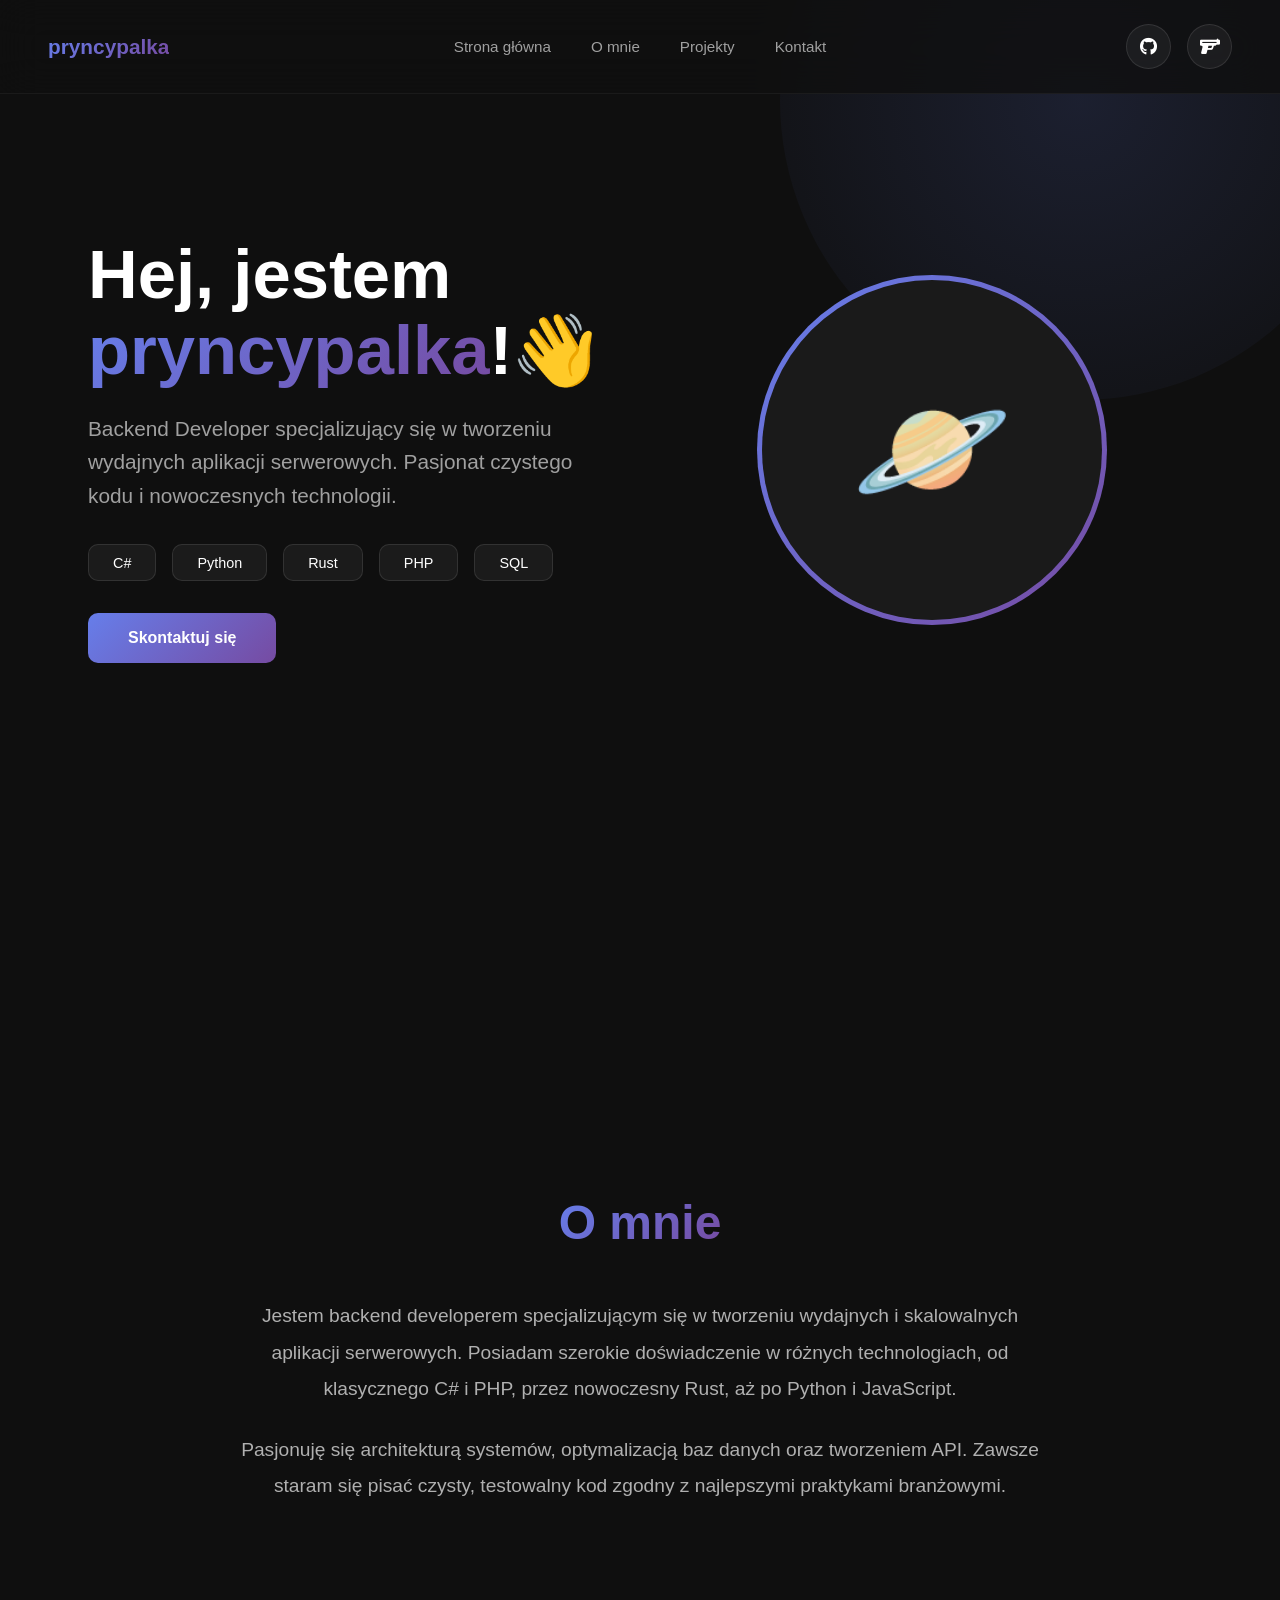
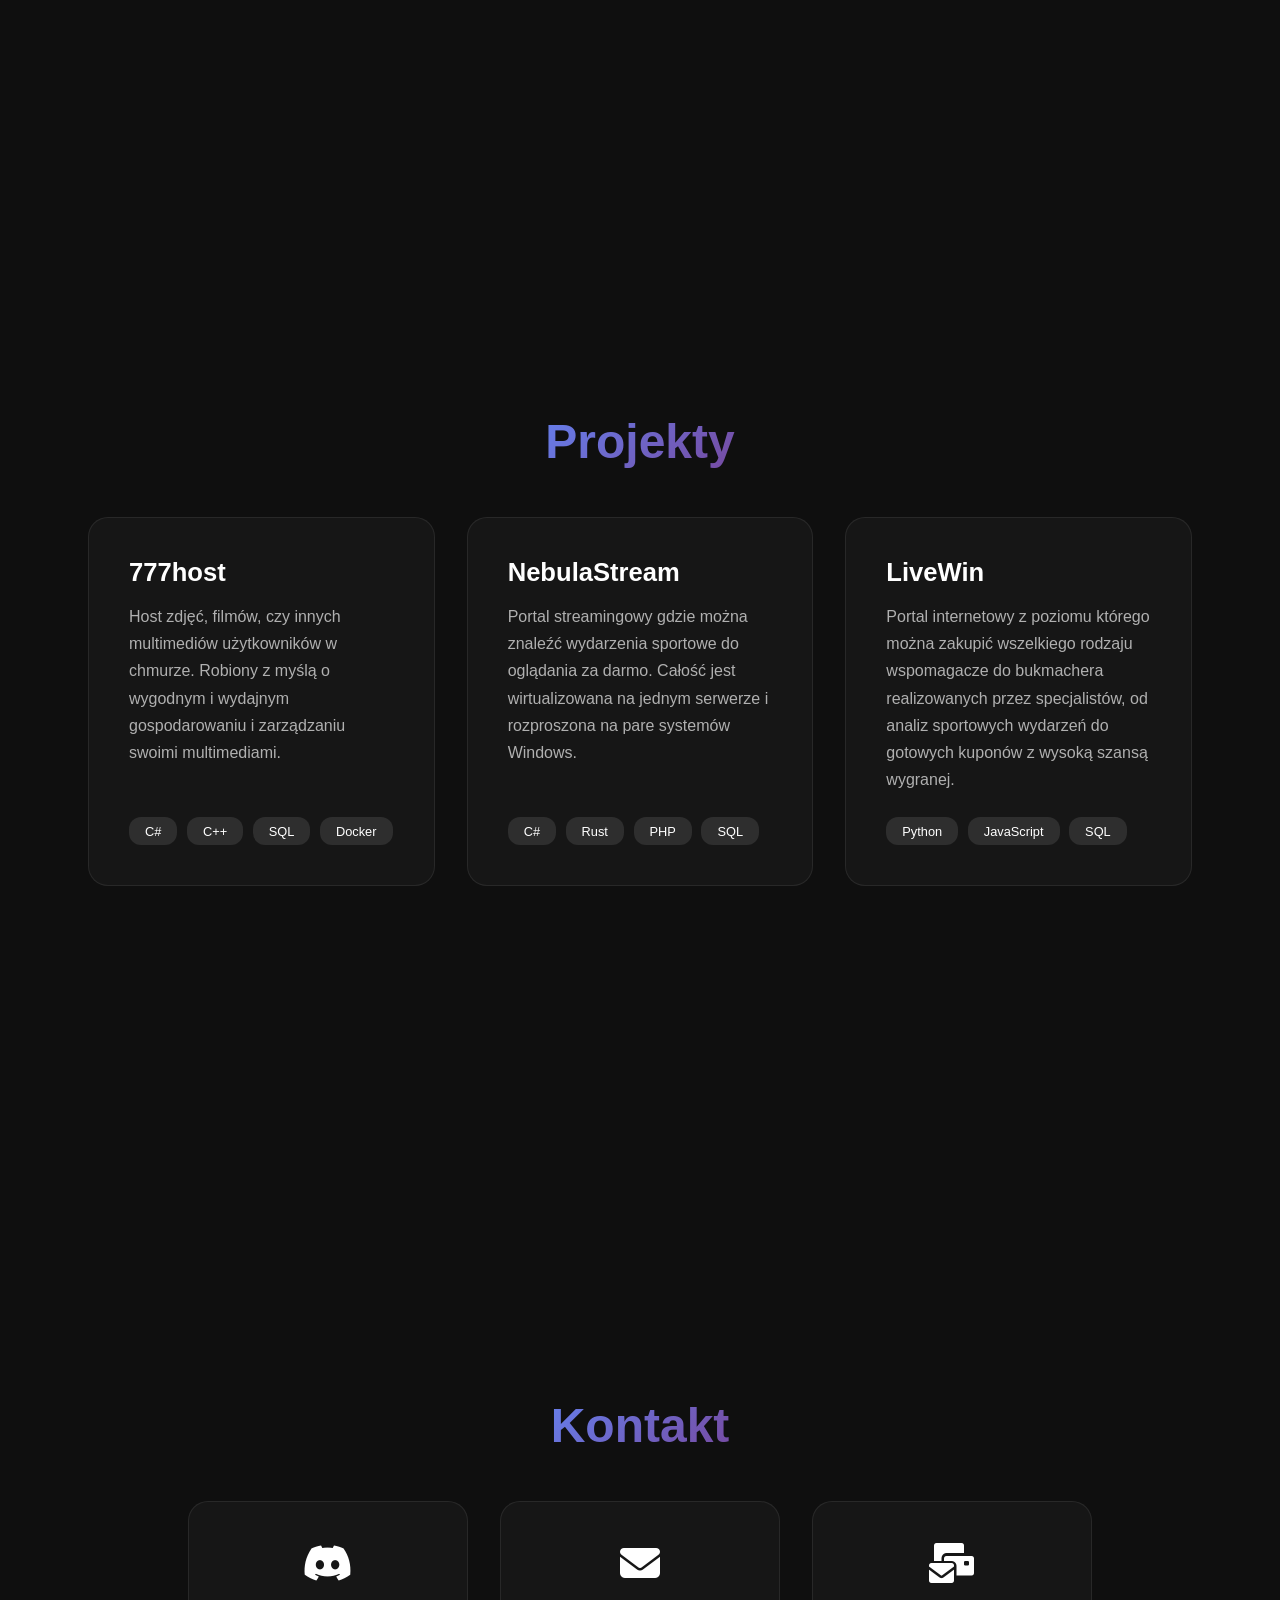
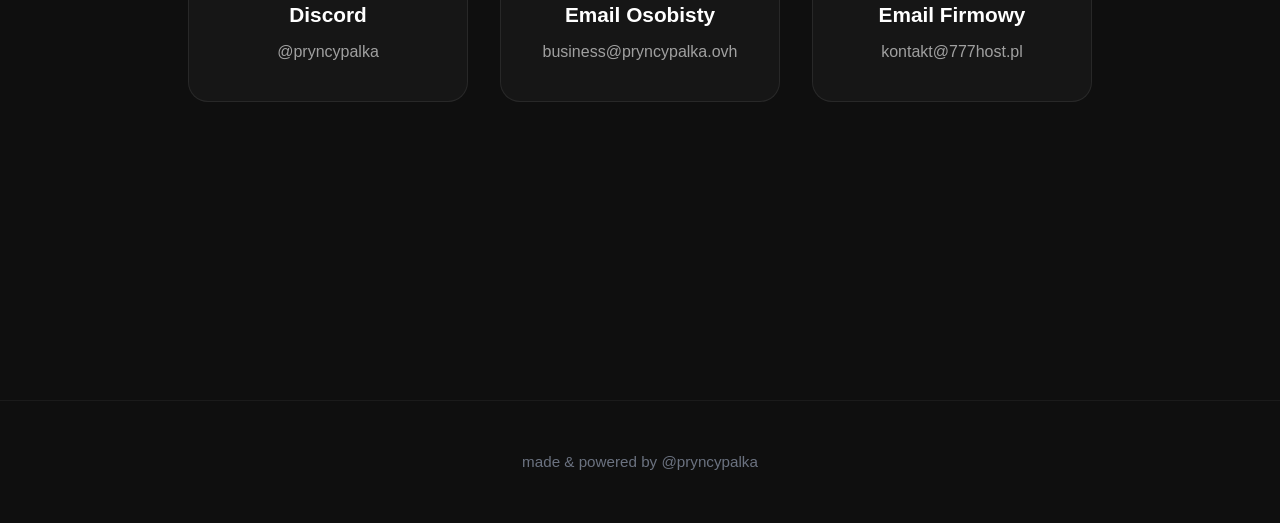
<file: archive2.html>
<!DOCTYPE html>
<html lang="pl">
<head>
    <meta charset="UTF-8">
    <meta name="viewport" content="width=device-width, initial-scale=1.0">
    <title>👋 | @pryncypalka</title>
    <link rel="stylesheet" href="https://cdnjs.cloudflare.com/ajax/libs/font-awesome/6.4.0/css/all.min.css">


    <link rel="icon" type="image/x-icon" href="icons/favicon.ico">
    <link rel="icon" type="image/png" sizes="32x32" href="icons/favicon-32x32.png">
    <link rel="icon" type="image/png" sizes="16x16" href="icons/favicon-16x16.png">
    <link rel="apple-touch-icon" sizes="180x180" href="icons/apple-touch-icon.png">



    <style>
        * {
            margin: 0;
            padding: 0;
            box-sizing: border-box;
        }

        html {
            scroll-behavior: smooth;
        }

        body {
            font-family: -apple-system, BlinkMacSystemFont, 'Segoe UI', Roboto, 'Helvetica Neue', Arial, sans-serif;
            background: #0f0f0f;
            color: #ffffff;
            overflow-x: hidden;
        }

        /* Navigation */
        nav {
            position: fixed;
            top: 0;
            width: 100%;
            padding: 1.5rem 3rem;
            display: flex;
            justify-content: space-between;
            align-items: center;
            z-index: 1000;
            background: rgba(15, 15, 15, 0.8);
            backdrop-filter: blur(20px);
            border-bottom: 1px solid rgba(255, 255, 255, 0.05);
        }

        .logo {
            font-size: 1.3rem;
            font-weight: 600;
            color: #ffffff;
            display: flex;
            align-items: center;
            gap: 0.5rem;
            user-select: none;
        }

        .logo .logo-highlight {
            background: linear-gradient(135deg, #667eea 0%, #764ba2 100%);
            -webkit-background-clip: text;
            -webkit-text-fill-color: transparent;
            background-clip: text;
            font-weight: 700;
        }

        .nav-center {
            position: absolute;
            left: 50%;
            transform: translateX(-50%);
        }

        .nav-links {
            display: flex;
            gap: 2.5rem;
            list-style: none;
            user-select: none;
            -webkit-user-drag: none;
        }

        .nav-links a {
            color: #a0a0a0;
            text-decoration: none;
            font-size: 0.95rem;
            transition: color 0.3s ease;
            -webkit-user-drag: none;
        }

        .nav-links a:hover {
            color: #ffffff;
        }

        .nav-social {
            display: flex;
            gap: 1rem;
            align-items: center;
        }

        .social-btn {
            width: 45px;
            height: 45px;
            border-radius: 50%;
            background: rgba(255, 255, 255, 0.05);
            border: 1px solid rgba(255, 255, 255, 0.1);
            display: flex;
            align-items: center;
            justify-content: center;
            color: #ffffff;
            text-decoration: none;
            font-size: 1.1rem;
            transition: all 0.3s ease;
            cursor: pointer;
        }

        .social-btn:hover {
            background: rgba(102, 126, 234, 0.2);
            border-color: rgba(102, 126, 234, 0.5);
            transform: translateY(-2px);
        }

        .container {
            max-width: 1200px;
            margin: 0 auto;
            padding: 0 3rem;
        }

        /* All sections full height and centered */
        section {
            min-height: 100vh;
            display: flex;
            align-items: center;
            justify-content: center;
            position: relative;
        }

        /* Hero Section */
        .hero {
            overflow: hidden;
        }

        .hero::before {
            content: '';
            position: absolute;
            width: 600px;
            height: 600px;
            background: radial-gradient(circle, rgba(102, 126, 234, 0.15), transparent);
            border-radius: 50%;
            top: -200px;
            right: -100px;
            animation: float 20s ease-in-out infinite;
        }

        @keyframes float {
            0%, 100% { transform: translate(0, 0) scale(1); }
            33% { transform: translate(50px, -50px) scale(1.1); }
            66% { transform: translate(-30px, 30px) scale(0.9); }
        }

        .hero-container {
            display: grid;
            grid-template-columns: 1fr 1fr;
            gap: 4rem;
            align-items: center;
            width: 100%;
        }

        .hero-content {
            z-index: 1;
            user-select: none;
        }

        .hero h1 {
            font-size: 4.3rem;
            margin-bottom: 1.5rem;
            font-weight: 700;
            line-height: 1.1;
        }

        .hero h1 .highlight {
            background: linear-gradient(135deg, #667eea 0%, #764ba2 100%);
            -webkit-background-clip: text;
            -webkit-text-fill-color: transparent;
            background-clip: text;
            font-weight: 700;
        }

        .wave {
            display: inline-block;
            animation: wave 1.5s ease-in-out infinite;
        }

        @keyframes wave {
            0%, 100% { transform: rotate(0deg); }
            25% { transform: rotate(20deg); }
            75% { transform: rotate(-20deg); }
        }

        .hero .subtitle {
            font-size: 1.3rem;
            color: #a0a0a0;
            margin-bottom: 2rem;
            line-height: 1.6;
            user-select: none;
        }

        .hero-cta {
            display: inline-block;
            padding: 1rem 2.5rem;
            background: linear-gradient(135deg, #667eea 0%, #764ba2 100%);
            color: #ffffff;
            text-decoration: none;
            border-radius: 10px;
            font-weight: 600;
            transition: all 0.3s ease;
            font-size: 1rem;
        }

        .hero-cta:hover {
            transform: translateY(-3px);
            box-shadow: 0 15px 35px rgba(102, 126, 234, 0.4);
        }

        .hero-image {
            display: flex;
            justify-content: center;
            align-items: center;
            z-index: 1;
        }

        .avatar {
            width: 350px;
            height: 350px;
            border-radius: 50%;
            background: linear-gradient(135deg, #667eea 0%, #764ba2 100%);
            padding: 5px;
            animation: pulse-border 2s ease-in-out infinite;
            user-select: none;
        }

        @keyframes pulse-border {
            0%, 100% { box-shadow: 0 0 0 0 rgba(102, 126, 234, 0.4); }
            50% { box-shadow: 0 0 0 20px rgba(102, 126, 234, 0); }
        }

        .avatar-inner {
            width: 100%;
            height: 100%;
            border-radius: 50%;
            background: #1a1a1a;
            display: flex;
            align-items: center;
            justify-content: center;
            font-size: 8rem;
        }

        /* Tech Stack */
        .tech-stack {
            display: flex;
            gap: 1rem;
            flex-wrap: wrap;
            margin-bottom: 2rem;
        }

        .tech-badge {
            padding: 0.6rem 1.5rem;
            background: rgba(255, 255, 255, 0.05);
            border: 1px solid rgba(255, 255, 255, 0.1);
            border-radius: 10px;
            font-size: 0.9rem;
            transition: all 0.3s ease;
            font-weight: 500;
            user-select: none;
        }

        .tech-badge:hover {
            background: rgba(255, 255, 255, 0.1);
            border-color: rgba(255, 255, 255, 0.2);
            transform: translateY(-2px);
        }

        /* Section Content Wrapper */
        .section-wrapper {
            width: 100%;
        }

        h2 {
            font-size: 3rem;
            margin-bottom: 3rem;
            text-align: center;
            font-weight: 700;
            user-select: none;
        }

        h2 .gradient-text {
            background: linear-gradient(135deg, #667eea 0%, #764ba2 100%);
            -webkit-background-clip: text;
            -webkit-text-fill-color: transparent;
            background-clip: text;
        }

        /* About Section */
        .about-content {
            max-width: 800px;
            margin: 0 auto;
            text-align: center;
            font-size: 1.2rem;
            line-height: 1.9;
            color: #b0b0b0;
            user-select: none;
        }

        /* Projects Grid */
        .projects-grid {
            display: grid;
            grid-template-columns: repeat(auto-fit, minmax(320px, 1fr));
            gap: 2rem;
            margin-top: 2rem;
            user-select: none;
        }

        .project-card {
            background: rgba(255, 255, 255, 0.03);
            border: 1px solid rgba(255, 255, 255, 0.08);
            border-radius: 20px;
            padding: 2.5rem;
            transition: all 0.4s ease;
            position: relative;
            overflow: hidden;
            display: flex;
            flex-direction: column;
            user-select: none;
        }

        .project-card::before {
            content: '';
            position: absolute;
            top: 0;
            left: 0;
            width: 100%;
            height: 100%;
            background: linear-gradient(135deg, rgba(102, 126, 234, 0.1), rgba(118, 75, 162, 0.1));
            opacity: 0;
            transition: opacity 0.4s ease;
        }

        .project-card:hover {
            transform: translateY(-10px);
            border-color: rgba(102, 126, 234, 0.4);
            box-shadow: 0 20px 40px rgba(0, 0, 0, 0.3);
        }

        .project-card:hover::before {
            opacity: 1;
        }

        .project-card h3 {
            font-size: 1.6rem;
            margin-bottom: 1rem;
            position: relative;
            z-index: 1;
            user-select: none;
        }

        .project-card p {
            color: #b0b0b0;
            line-height: 1.7;
            margin-bottom: 1.5rem;
            position: relative;
            z-index: 1;
            user-select: none;
        }

        .project-tech {
            display: flex;
            gap: 0.6rem;
            flex-wrap: wrap;
            margin-top: auto;
            position: relative;
            z-index: 1;
            user-select: none;
        }

        .tech-tag {
            font-size: 0.8rem;
            padding: 0.4rem 1rem;
            background: rgba(255, 255, 255, 0.1);
            border-radius: 12px;
            font-weight: 500;
            user-select: none;
        }

        /* Contact Section */
        .contact-grid {
            display: grid;
            grid-template-columns: repeat(auto-fit, minmax(280px, 1fr));
            gap: 2rem;
            max-width: 904px;
            margin: 0 auto;
            user-select: none;
        }

        .contact-card {
            background: rgba(255, 255, 255, 0.03);
            border: 1px solid rgba(255, 255, 255, 0.08);
            border-radius: 20px;
            padding: 2.5rem;
            text-align: center;
            transition: all 0.3s ease;
            user-select: none;
        }

        .contact-card:hover {
            border-color: rgba(102, 126, 234, 0.4);
            transform: translateY(-5px);
            background: rgba(255, 255, 255, 0.05);
        }

        .contact-card h3 {
            margin-bottom: 1rem;
            font-size: 1.3rem;
            user-select: none;
        }

        .contact-card a {
            color: #a0a0a0;
            text-decoration: none;
            transition: color 0.3s ease;
            word-break: break-all;
            user-select: none;
        }

        .contact-card a:hover {
            color: #667eea;
        }

        .contact-icon {
            font-size: 2.5rem;
            margin-bottom: 1rem;
            user-select: none;
        }

        /* Footer */
        footer {
            text-align: center;
            padding: 3rem;
            color: #6b7280;
            border-top: 1px solid rgba(255, 255, 255, 0.05);
            font-size: 0.95rem;
            line-height: 1.7;
        }

        /* Responsive */
        @media (max-width: 968px) {
            .hero-container {
                grid-template-columns: 1fr;
                text-align: center;
            }
            
            .hero h1 {
                font-size: 3.5rem;
            }

            .nav-links {
                display: none;
            }

            .nav-center {
                position: static;
                transform: none;
            }

            .container {
                padding: 0 1.5rem;
            }

            nav {
                padding: 1.5rem;
            }

            .projects-grid {
                grid-template-columns: 1fr;
            }

            .contact-grid {
                grid-template-columns: 1fr;
            }
        }

        @media (max-width: 768px) {
            .hero h1 {
                font-size: 2.8rem;
            }
            
            .avatar {
                width: 250px;
                height: 250px;
            }

            .avatar-inner {
                font-size: 5rem;
            }
            
            h2 {
                font-size: 2.2rem;
            }

            section {
                padding: 2rem 0;
            }
        }

        /* Ensure proper spacing for mobile */
        @media (max-width: 768px) {
            section {
                min-height: auto;
                padding: 4rem 0;
            }

            #hero {
                min-height: 100vh;
            }
        }
    </style>
</head>
<body>
    <!-- Navigation -->
    <nav>
        <div class="logo">
            <span class="logo-highlight">pryncypalka</span>
        </div>
        <div class="nav-center">
            <ul class="nav-links">
                <li><a href="#hero">Strona główna</a></li>
                <li><a href="#about">O mnie</a></li>
                <li><a href="#projects">Projekty</a></li>
                <li><a href="#contact">Kontakt</a></li>
            </ul>
        </div>
        <div class="nav-social">
            <a href="https://github.com/pryncypalka777" class="social-btn" target="_blank" title="GitHub">
                <i class="fab fa-github"></i>
            </a>
            <a href="https://guns.lol/pryncypalka" class="social-btn" target="_blank" title="guns.lol">
                <i class="fas fa-gun"></i>
            </a>
        </div>
    </nav>

    <!-- Hero Section -->
    <section class="hero" id="hero">
        <div class="container">
            <div class="hero-container">
                <div class="hero-content">
                    <h1>Hej, jestem <span class="highlight">pryncypalka</span>!<span class="wave">👋</span></h1>
                    <p class="subtitle">Backend Developer specjalizujący się w tworzeniu wydajnych aplikacji serwerowych. Pasjonat czystego kodu i nowoczesnych technologii.</p>
                    <div class="tech-stack">
                        <span class="tech-badge">C#</span>
                        <span class="tech-badge">Python</span>
                        <span class="tech-badge">Rust</span>
                        <span class="tech-badge">PHP</span>
                        <span class="tech-badge">SQL</span>
                    </div>
                    <a href="#contact" class="hero-cta">Skontaktuj się</a>
                </div>
                <div class="hero-image">
                    <div class="avatar">
                        <div class="avatar-inner">
                            🪐
                        </div>
                    </div>
                </div>
            </div>
        </div>
    </section>

    <!-- About Section -->
    <section id="about">
        <div class="container">
            <div class="section-wrapper">
                <h2><span class="gradient-text">O mnie</span></h2>
                <div class="about-content">
                    <p>Jestem backend developerem specjalizującym się w tworzeniu wydajnych i skalowalnych aplikacji serwerowych. Posiadam szerokie doświadczenie w różnych technologiach, od klasycznego C# i PHP, przez nowoczesny Rust, aż po Python i JavaScript.</p>
                    <p style="margin-top: 1.5rem;">Pasjonuję się architekturą systemów, optymalizacją baz danych oraz tworzeniem API. Zawsze staram się pisać czysty, testowalny kod zgodny z najlepszymi praktykami branżowymi.</p>
                </div>
            </div>
        </div>
    </section>

    <!-- Projects Section -->
    <section id="projects">
        <div class="container">
            <div class="section-wrapper">
                <h2><span class="gradient-text">Projekty</span></h2>
                <div class="projects-grid">
                    <div class="project-card">
                        <h3>777host</h3>
                        <p>Host zdjęć, filmów, czy innych multimediów użytkowników w chmurze. Robiony z myślą o wygodnym i wydajnym gospodarowaniu i zarządzaniu swoimi multimediami.</p>
                        <div class="project-tech">
                            <span class="tech-tag">C#</span>
                            <span class="tech-tag">C++</span>
                            <span class="tech-tag">SQL</span>
                            <span class="tech-tag">Docker</span>
                        </div>
                    </div>

                    <div class="project-card">
                        <h3>NebulaStream</h3>
                        <p>Portal streamingowy gdzie można znaleźć wydarzenia sportowe do oglądania za darmo. Całość jest wirtualizowana na jednym serwerze i rozproszona na pare systemów Windows.</p>
                        <div class="project-tech">
                            <span class="tech-tag">C#</span>
                            <span class="tech-tag">Rust</span>
                            <span class="tech-tag">PHP</span>
                            <span class="tech-tag">SQL</span>
                        </div>
                    </div>
                    
                    <div class="project-card">
                        <h3>LiveWin</h3>
                        <p>Portal internetowy z poziomu którego można zakupić wszelkiego rodzaju wspomagacze do bukmachera realizowanych przez specjalistów, od analiz sportowych wydarzeń do gotowych kuponów z wysoką szansą wygranej.</p>
                        <div class="project-tech">
                            <span class="tech-tag">Python</span>
                            <span class="tech-tag">JavaScript</span>
                            <span class="tech-tag">SQL</span>
                        </div>
                    </div>
                </div>
            </div>
        </div>
    </section>

    <!-- Contact Section -->
    <section id="contact">
        <div class="container">
            <div class="section-wrapper">
                <h2><span class="gradient-text">Kontakt</span></h2>
                <div class="contact-grid">
                    <div class="contact-card">
                        <div class="contact-icon"><i class="fab fa-discord"></i></div>
                        <h3>Discord</h3>
                        <a href="https://discord.com/users/631559736864800788">@pryncypalka</a>
                    </div>
                    
                    <div class="contact-card">
                        <div class="contact-icon"><i class="fas fa-envelope"></i></div>
                        <h3>Email Osobisty</h3>
                        <a href="mailto:business@pryncypalka.ovh">business@pryncypalka.ovh</a>
                    </div>

                    <div class="contact-card">
                        <div class="contact-icon"><i class="fas fa-envelopes-bulk"></i></div>
                        <h3>Email Firmowy</h3>
                        <a href="mailto:kontakt@777host.pl">kontakt@777host.pl</a>
                    </div>
                </div>
            </div>
        </div>
    </section>

    <!-- Footer -->
    <footer style="user-select: none;">
        <p>made & powered by @pryncypalka</p>
    </footer>
</body>
</html>
</file>
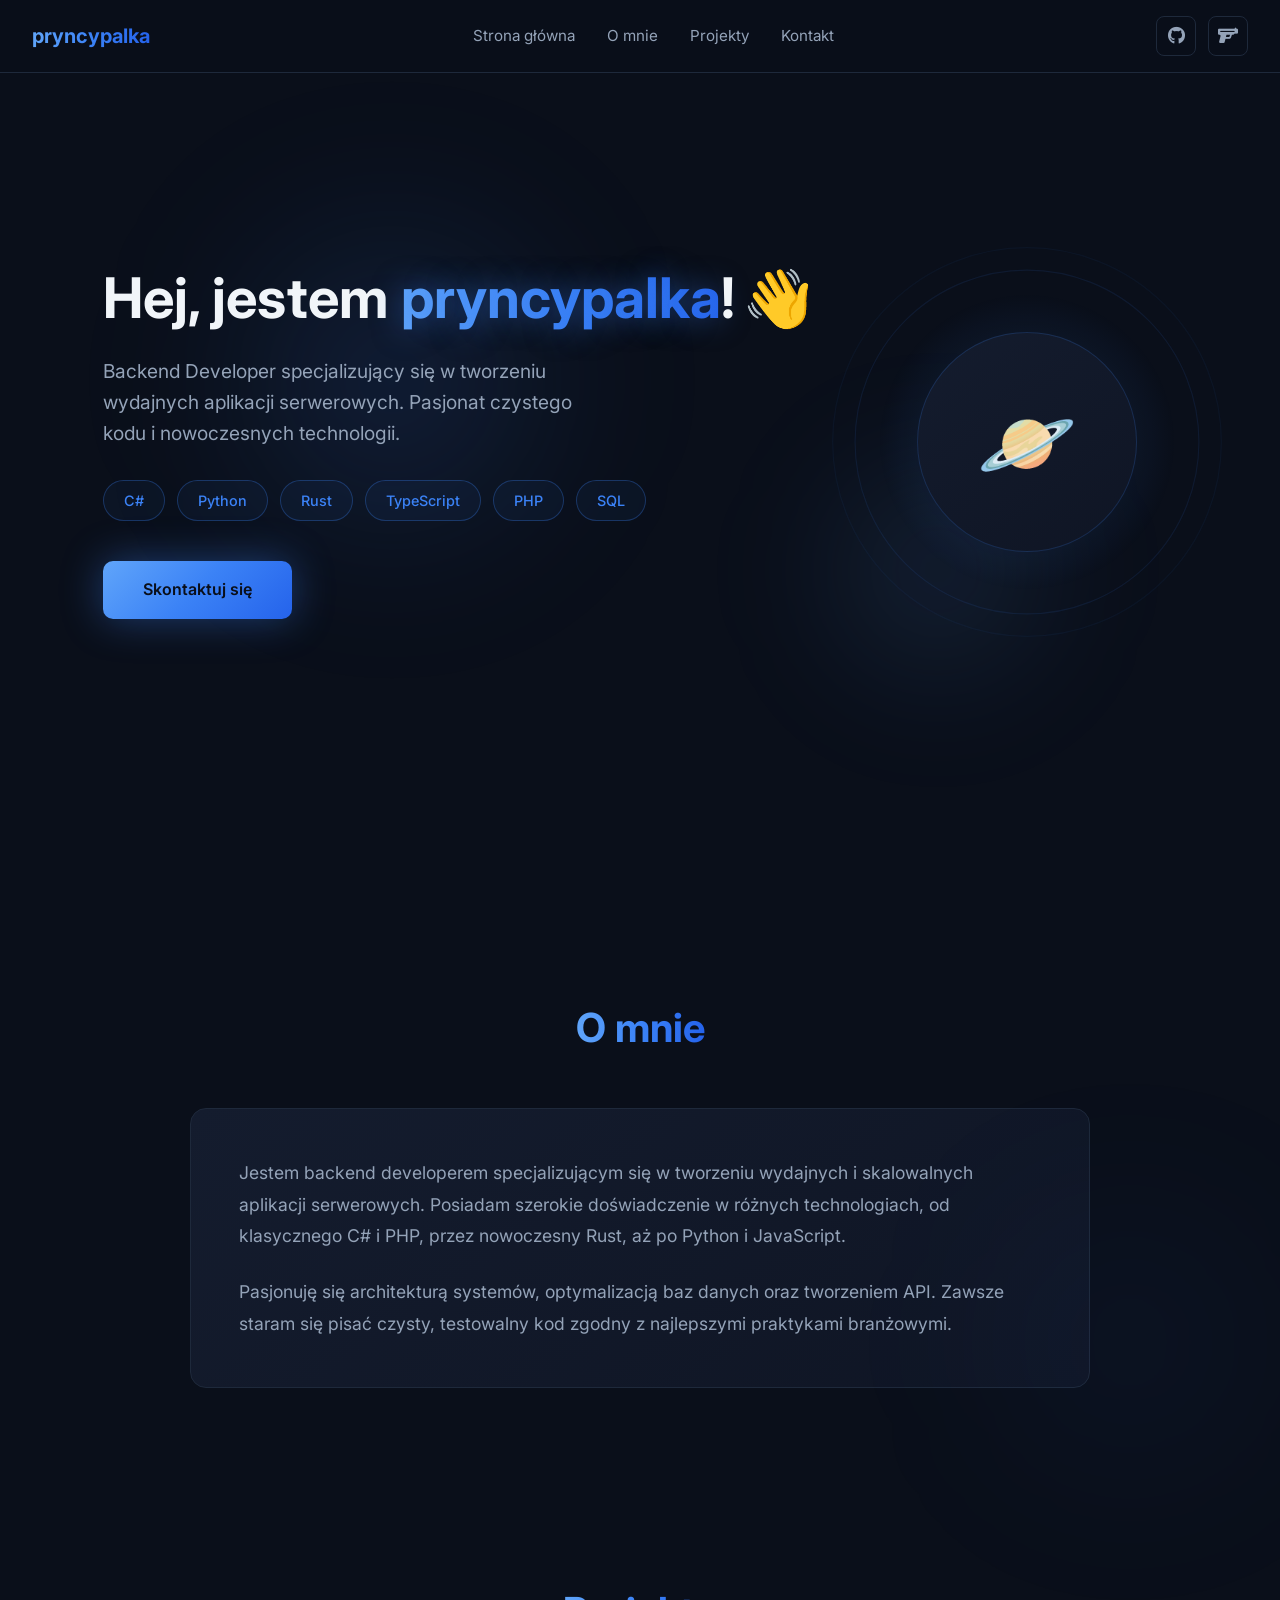
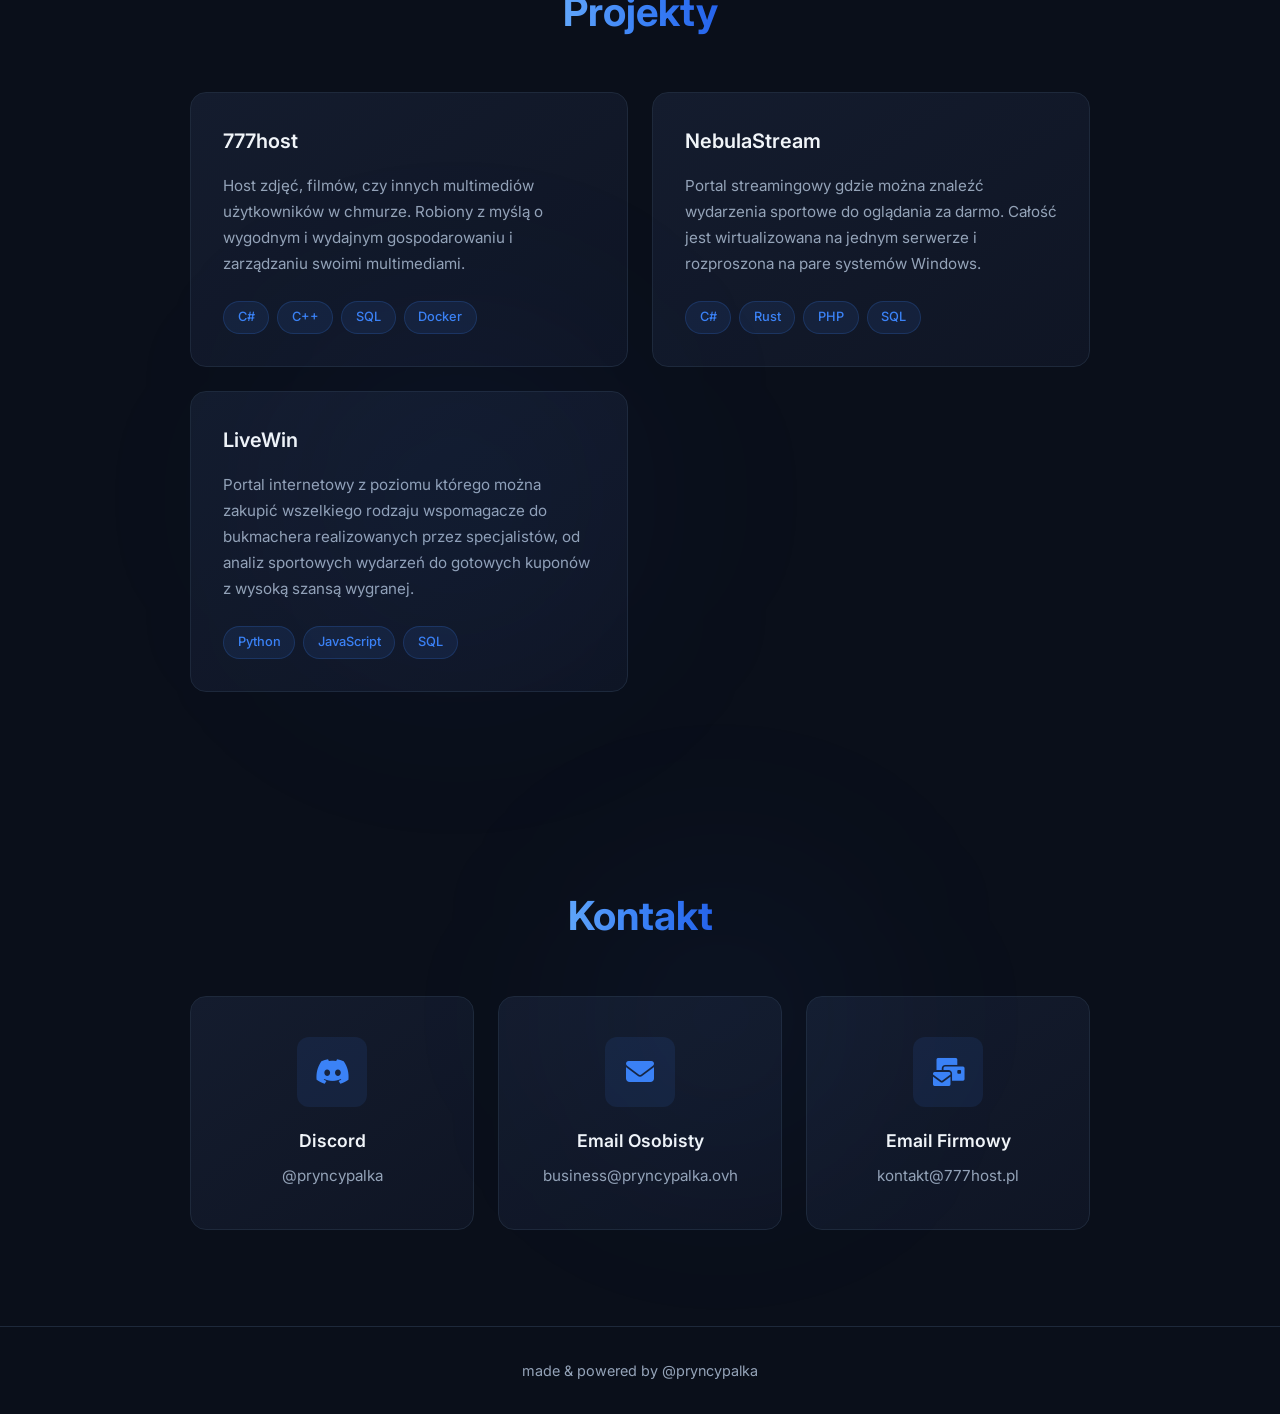
<file: archive3.html>
<!DOCTYPE html>
<html lang="pl">
<head>
    <meta charset="UTF-8">
    <meta name="viewport" content="width=device-width, initial-scale=1.0">
    <meta name="description" content="pryncypalka - Backend Developer specjalizujący się w C#, Python, Rust, PHP i SQL">
    <title>pryncypalka | Backend Developer</title>
    <link rel="stylesheet" href="style.css">
    <link rel="stylesheet" href="https://cdnjs.cloudflare.com/ajax/libs/font-awesome/6.5.1/css/all.min.css">
</head>
<body>
    <!-- Navigation -->
    <nav>
        <div class="logo">
            <span class="logo-highlight">pryncypalka</span>
        </div>
        <div class="nav-center">
            <ul class="nav-links">
                <li><a href="#hero">Strona główna</a></li>
                <li><a href="#about">O mnie</a></li>
                <li><a href="#projects">Projekty</a></li>
                <li><a href="#contact">Kontakt</a></li>
            </ul>
        </div>
        <div class="nav-social">
            <a href="https://github.com/pryncypalka777" class="social-btn" target="_blank" title="GitHub">
                <i class="fab fa-github"></i>
            </a>
            <a href="https://guns.lol/pryncypalka" class="social-btn" target="_blank" title="guns.lol">
                <i class="fas fa-gun"></i>
            </a>
        </div>
    </nav>

    <!-- Hero Section -->
    <section class="hero" id="hero">
        <div class="container">
            <div class="hero-container">
                <div class="hero-content">
                    <h1>Hej, jestem <span class="highlight">pryncypalka</span>!<span class="wave">👋</span></h1>
                    <p class="subtitle">Backend Developer specjalizujący się w tworzeniu wydajnych aplikacji serwerowych. Pasjonat czystego kodu i nowoczesnych technologii.</p>
                    <div class="tech-stack">
                        <span class="tech-badge">C#</span>
                        <span class="tech-badge">Python</span>
                        <span class="tech-badge">Rust</span>
                        <span class="tech-badge">TypeScript</span>
                        <span class="tech-badge">PHP</span>
                        <span class="tech-badge">SQL</span>
                    </div>
                    <a href="#contact" class="hero-cta">Skontaktuj się</a>
                </div>
                <div class="hero-image">
                    <div class="avatar">
                        <div class="avatar-inner">
                            🪐
                        </div>
                    </div>
                </div>
            </div>
        </div>
    </section>

    <!-- About Section -->
    <section id="about">
        <div class="container">
            <div class="section-wrapper">
                <h2><span class="gradient-text">O mnie</span></h2>
                <div class="about-content">
                    <p>Jestem backend developerem specjalizującym się w tworzeniu wydajnych i skalowalnych aplikacji serwerowych. Posiadam szerokie doświadczenie w różnych technologiach, od klasycznego C# i PHP, przez nowoczesny Rust, aż po Python i JavaScript.</p>
                    <p style="margin-top: 1.5rem;">Pasjonuję się architekturą systemów, optymalizacją baz danych oraz tworzeniem API. Zawsze staram się pisać czysty, testowalny kod zgodny z najlepszymi praktykami branżowymi.</p>
                </div>
            </div>
        </div>
    </section>

    <!-- Projects Section -->
    <section id="projects">
        <div class="container">
            <div class="section-wrapper">
                <h2><span class="gradient-text">Projekty</span></h2>
                <div class="projects-grid">
                    <div class="project-card">
                        <h3>777host</h3>
                        <p>Host zdjęć, filmów, czy innych multimediów użytkowników w chmurze. Robiony z myślą o wygodnym i wydajnym gospodarowaniu i zarządzaniu swoimi multimediami.</p>
                        <div class="project-tech">
                            <span class="tech-tag">C#</span>
                            <span class="tech-tag">C++</span>
                            <span class="tech-tag">SQL</span>
                            <span class="tech-tag">Docker</span>
                        </div>
                    </div>

                    <div class="project-card">
                        <h3>NebulaStream</h3>
                        <p>Portal streamingowy gdzie można znaleźć wydarzenia sportowe do oglądania za darmo. Całość jest wirtualizowana na jednym serwerze i rozproszona na pare systemów Windows.</p>
                        <div class="project-tech">
                            <span class="tech-tag">C#</span>
                            <span class="tech-tag">Rust</span>
                            <span class="tech-tag">PHP</span>
                            <span class="tech-tag">SQL</span>
                        </div>
                    </div>
                    
                    <div class="project-card">
                        <h3>LiveWin</h3>
                        <p>Portal internetowy z poziomu którego można zakupić wszelkiego rodzaju wspomagacze do bukmachera realizowanych przez specjalistów, od analiz sportowych wydarzeń do gotowych kuponów z wysoką szansą wygranej.</p>
                        <div class="project-tech">
                            <span class="tech-tag">Python</span>
                            <span class="tech-tag">JavaScript</span>
                            <span class="tech-tag">SQL</span>
                        </div>
                    </div>
                </div>
            </div>
        </div>
    </section>

    <!-- Contact Section -->
    <section id="contact">
        <div class="container">
            <div class="section-wrapper">
                <h2><span class="gradient-text">Kontakt</span></h2>
                <div class="contact-grid">
                    <div class="contact-card">
                        <div class="contact-icon"><i class="fab fa-discord"></i></div>
                        <h3>Discord</h3>
                        <a href="https://discord.com/users/631559736864800788">@pryncypalka</a>
                    </div>
                    
                    <div class="contact-card">
                        <div class="contact-icon"><i class="fas fa-envelope"></i></div>
                        <h3>Email Osobisty</h3>
                        <a href="mailto:business@pryncypalka.ovh">business@pryncypalka.ovh</a>
                    </div>

                    <div class="contact-card">
                        <div class="contact-icon"><i class="fas fa-envelopes-bulk"></i></div>
                        <h3>Email Firmowy</h3>
                        <a href="mailto:kontakt@777host.pl">kontakt@777host.pl</a>
                    </div>
                </div>
            </div>
        </div>
    </section>

    <!-- Footer -->
    <footer style="user-select: none;">
        <p>made &amp; powered by @pryncypalka</p>
    </footer>
</body>
</html>
</file>
<file: style.css>
@import url('https://fonts.googleapis.com/css2?family=Inter:wght@300;400;500;600;700;800&display=swap');

* {
    margin: 0;
    padding: 0;
    box-sizing: border-box;
}

:root {
    --bg-dark: #0a0f1a;
    --bg-card: #0f1524;
    --bg-card-hover: #141c2e;
    --blue-light: #60a5fa;
    --blue-medium: #3b82f6;
    --blue-dark: #2563eb;
    --text-primary: #f1f5f9;
    --text-muted: #94a3b8;
    --border-color: #1e293b;
}

html {
    scroll-behavior: smooth;
}

body {
    font-family: 'Inter', sans-serif;
    background-color: var(--bg-dark);
    color: var(--text-primary);
    line-height: 1.6;
    min-height: 100vh;
}

/* Container */
.container {
    max-width: 1200px;
    margin: 0 auto;
    padding: 0 1.5rem;
}

/* Navigation */
nav {
    position: fixed;
    top: 0;
    left: 0;
    right: 0;
    z-index: 100;
    background: rgba(10, 15, 26, 0.85);
    backdrop-filter: blur(12px);
    border-bottom: 1px solid var(--border-color);
    padding: 1rem 2rem;
    display: flex;
    align-items: center;
    justify-content: space-between;
}

.logo-highlight {
    font-size: 1.25rem;
    font-weight: 700;
    background: linear-gradient(90deg, var(--blue-light), var(--blue-medium), var(--blue-dark));
    -webkit-background-clip: text;
    -webkit-text-fill-color: transparent;
    background-clip: text;
}

.nav-center {
    display: flex;
    align-items: center;
}

.nav-links {
    display: flex;
    list-style: none;
    gap: 2rem;
}

.nav-links a {
    color: var(--text-muted);
    text-decoration: none;
    font-size: 0.95rem;
    transition: color 0.3s ease;
}

.nav-links a:hover {
    color: var(--blue-medium);
}

.nav-social {
    display: flex;
    gap: 0.75rem;
}

.social-btn {
    display: flex;
    align-items: center;
    justify-content: center;
    width: 40px;
    height: 40px;
    border-radius: 8px;
    border: 1px solid var(--border-color);
    color: var(--text-muted);
    text-decoration: none;
    transition: all 0.3s ease;
}

.social-btn:hover {
    border-color: var(--blue-medium);
    background: rgba(59, 130, 246, 0.1);
    color: var(--blue-medium);
}

.social-btn i {
    font-size: 1.1rem;
}

/* Hero Section */
.hero {
    min-height: 100vh;
    display: flex;
    align-items: center;
    position: relative;
    overflow: hidden;
    padding-top: 80px;
}

.hero::before {
    content: '';
    position: absolute;
    top: 20%;
    left: 15%;
    width: 400px;
    height: 400px;
    background: radial-gradient(circle, rgba(59, 130, 246, 0.2) 0%, transparent 70%);
    filter: blur(80px);
    pointer-events: none;
}

.hero::after {
    content: '';
    position: absolute;
    bottom: 20%;
    right: 15%;
    width: 300px;
    height: 300px;
    background: radial-gradient(circle, rgba(96, 165, 250, 0.15) 0%, transparent 70%);
    filter: blur(60px);
    pointer-events: none;
}

.hero-container {
    display: flex;
    align-items: center;
    justify-content: space-between;
    gap: 4rem;
    position: relative;
    z-index: 1;
}

.hero-content {
    flex: 1;
    animation: fadeInUp 0.8s ease-out;
}

.hero-content h1 {
    font-size: 3.5rem;
    font-weight: 700;
    line-height: 1.2;
    margin-bottom: 1.5rem;
}

.highlight {
    background: linear-gradient(90deg, var(--blue-light), var(--blue-medium), var(--blue-dark));
    -webkit-background-clip: text;
    -webkit-text-fill-color: transparent;
    background-clip: text;
    text-shadow: 0 0 30px rgba(59, 130, 246, 0.5);
}

.wave {
    display: inline-block;
    animation: wave 2.5s ease-in-out infinite;
    transform-origin: 70% 70%;
    margin-left: 0.5rem;
}

.subtitle {
    font-size: 1.2rem;
    color: var(--text-muted);
    max-width: 500px;
    margin-bottom: 2rem;
}

.tech-stack {
    display: flex;
    flex-wrap: wrap;
    gap: 0.75rem;
    margin-bottom: 2.5rem;
}

.tech-badge {
    padding: 0.5rem 1.25rem;
    border-radius: 50px;
    border: 1px solid rgba(59, 130, 246, 0.3);
    background: rgba(59, 130, 246, 0.05);
    color: var(--blue-medium);
    font-size: 0.9rem;
    font-weight: 500;
    transition: all 0.3s ease;
}

.tech-badge:hover {
    background: rgba(59, 130, 246, 0.1);
    border-color: rgba(59, 130, 246, 0.5);
}

.hero-cta {
    display: inline-block;
    padding: 1rem 2.5rem;
    background: linear-gradient(135deg, var(--blue-light), var(--blue-medium), var(--blue-dark));
    color: var(--bg-dark);
    text-decoration: none;
    font-weight: 600;
    font-size: 1rem;
    border-radius: 10px;
    box-shadow: 0 0 40px rgba(59, 130, 246, 0.4);
    transition: all 0.3s ease;
}

.hero-cta:hover {
    transform: scale(1.05);
    box-shadow: 0 0 60px rgba(59, 130, 246, 0.6);
}

.hero-image {
    flex-shrink: 0;
    animation: fadeInUp 0.8s ease-out 0.2s both;
}

.avatar {
    width: 300px;
    height: 300px;
    border-radius: 50%;
    background: radial-gradient(circle, rgba(59, 130, 246, 0.2) 0%, transparent 70%);
    display: flex;
    align-items: center;
    justify-content: center;
    animation: pulseGlow 3s ease-in-out infinite;
    position: relative;
}

.avatar::before,
.avatar::after {
    content: '';
    position: absolute;
    inset: 0;
    border-radius: 50%;
    border: 1px solid rgba(59, 130, 246, 0.1);
}

.avatar::before {
    transform: scale(1.15);
}

.avatar::after {
    transform: scale(1.3);
    border-color: rgba(59, 130, 246, 0.05);
}

.avatar-inner {
    width: 220px;
    height: 220px;
    border-radius: 50%;
    background: linear-gradient(145deg, var(--bg-card-hover), var(--bg-card));
    border: 1px solid rgba(59, 130, 246, 0.2);
    display: flex;
    align-items: center;
    justify-content: center;
    font-size: 5rem;
    animation: float 6s ease-in-out infinite;
}

/* Sections */
section {
    padding: 6rem 0;
    position: relative;
}

.section-wrapper {
    max-width: 900px;
    margin: 0 auto;
}

section h2 {
    font-size: 2.5rem;
    font-weight: 700;
    text-align: center;
    margin-bottom: 3rem;
}

.gradient-text {
    background: linear-gradient(90deg, var(--blue-light), var(--blue-medium), var(--blue-dark));
    -webkit-background-clip: text;
    -webkit-text-fill-color: transparent;
    background-clip: text;
}

/* About Section */
#about::before {
    content: '';
    position: absolute;
    top: 50%;
    right: 0;
    width: 300px;
    height: 300px;
    background: radial-gradient(circle, rgba(59, 130, 246, 0.1) 0%, transparent 70%);
    filter: blur(100px);
    pointer-events: none;
}

.about-content {
    background: linear-gradient(145deg, var(--bg-card-hover), var(--bg-card));
    border: 1px solid var(--border-color);
    border-radius: 1rem;
    padding: 3rem;
    transition: all 0.4s ease;
}

.about-content:hover {
    border-color: rgba(59, 130, 246, 0.3);
    box-shadow: 0 0 40px rgba(59, 130, 246, 0.15);
}

.about-content p {
    color: var(--text-muted);
    font-size: 1.1rem;
    line-height: 1.8;
}

/* Projects Section */
#projects::before {
    content: '';
    position: absolute;
    bottom: 10%;
    left: 20%;
    width: 400px;
    height: 400px;
    background: radial-gradient(circle, rgba(37, 99, 235, 0.12) 0%, transparent 70%);
    filter: blur(120px);
    pointer-events: none;
}

.projects-grid {
    display: grid;
    grid-template-columns: repeat(auto-fit, minmax(300px, 1fr));
    gap: 1.5rem;
}

.project-card {
    background: linear-gradient(145deg, var(--bg-card-hover), var(--bg-card));
    border: 1px solid var(--border-color);
    border-radius: 1rem;
    padding: 2rem;
    transition: all 0.4s ease;
}

.project-card:hover {
    border-color: rgba(59, 130, 246, 0.4);
    box-shadow: 0 0 35px rgba(59, 130, 246, 0.2);
    transform: translateY(-5px);
}

.project-card h3 {
    font-size: 1.25rem;
    font-weight: 600;
    margin-bottom: 1rem;
    transition: color 0.3s ease;
}

.project-card:hover h3 {
    color: var(--blue-medium);
}

.project-card p {
    color: var(--text-muted);
    font-size: 0.95rem;
    line-height: 1.7;
    margin-bottom: 1.5rem;
}

.project-tech {
    display: flex;
    flex-wrap: wrap;
    gap: 0.5rem;
}

.tech-tag {
    padding: 0.35rem 0.85rem;
    border-radius: 50px;
    background: rgba(59, 130, 246, 0.1);
    border: 1px solid rgba(59, 130, 246, 0.2);
    color: var(--blue-medium);
    font-size: 0.8rem;
    font-weight: 500;
    transition: all 0.3s ease;
}

.project-card:hover .tech-tag {
    background: rgba(59, 130, 246, 0.15);
}

/* Contact Section */
#contact::before {
    content: '';
    position: absolute;
    top: 10%;
    right: 30%;
    width: 350px;
    height: 350px;
    background: radial-gradient(circle, rgba(59, 130, 246, 0.1) 0%, transparent 70%);
    filter: blur(110px);
    pointer-events: none;
}

.contact-grid {
    display: grid;
    grid-template-columns: repeat(auto-fit, minmax(250px, 1fr));
    gap: 1.5rem;
    max-width: 900px;
    margin: 0 auto;
}

.contact-card {
    background: linear-gradient(145deg, var(--bg-card-hover), var(--bg-card));
    border: 1px solid var(--border-color);
    border-radius: 1rem;
    padding: 2.5rem 2rem;
    text-align: center;
    transition: all 0.4s ease;
    text-decoration: none;
    display: block;
}

.contact-card:hover {
    border-color: rgba(59, 130, 246, 0.4);
    box-shadow: 0 0 35px rgba(59, 130, 246, 0.2);
    transform: translateY(-5px) scale(1.02);
}

.contact-icon {
    width: 70px;
    height: 70px;
    margin: 0 auto 1.25rem;
    border-radius: 12px;
    background: rgba(59, 130, 246, 0.1);
    display: flex;
    align-items: center;
    justify-content: center;
    transition: all 0.3s ease;
}

.contact-icon i {
    font-size: 1.75rem;
    color: var(--blue-medium);
}

.contact-card:hover .contact-icon {
    background: rgba(59, 130, 246, 0.2);
    transform: scale(1.1);
}

.contact-card h3 {
    font-size: 1.1rem;
    font-weight: 600;
    margin-bottom: 0.5rem;
    color: var(--text-primary);
}

.contact-card a {
    color: var(--text-muted);
    text-decoration: none;
    font-size: 0.95rem;
    transition: color 0.3s ease;
}

.contact-card:hover a {
    color: var(--blue-medium);
}

/* Footer */
footer {
    padding: 2rem;
    border-top: 1px solid var(--border-color);
    text-align: center;
}

footer p {
    color: var(--text-muted);
    font-size: 0.9rem;
}

/* Animations */
@keyframes fadeInUp {
    from {
        opacity: 0;
        transform: translateY(30px);
    }
    to {
        opacity: 1;
        transform: translateY(0);
    }
}

@keyframes float {
    0%, 100% {
        transform: translateY(0);
    }
    50% {
        transform: translateY(-20px);
    }
}

@keyframes pulseGlow {
    0%, 100% {
        box-shadow: 0 0 20px rgba(59, 130, 246, 0.2);
    }
    50% {
        box-shadow: 0 0 50px rgba(59, 130, 246, 0.4);
    }
}

@keyframes wave {
    0% { transform: rotate(0deg); }
    10% { transform: rotate(14deg); }
    20% { transform: rotate(-8deg); }
    30% { transform: rotate(14deg); }
    40% { transform: rotate(-4deg); }
    50% { transform: rotate(10deg); }
    60% { transform: rotate(0deg); }
    100% { transform: rotate(0deg); }
}

/* Responsive */
@media (max-width: 992px) {
    .hero-container {
        flex-direction: column;
        text-align: center;
    }

    .hero-content h1 {
        font-size: 2.75rem;
    }

    .subtitle {
        margin-left: auto;
        margin-right: auto;
    }

    .tech-stack {
        justify-content: center;
    }

    .avatar {
        width: 250px;
        height: 250px;
    }

    .avatar-inner {
        width: 180px;
        height: 180px;
        font-size: 4rem;
    }
}

@media (max-width: 768px) {
    .nav-center {
        display: none;
    }

    .hero-content h1 {
        font-size: 2.25rem;
    }

    section {
        padding: 4rem 0;
    }

    section h2 {
        font-size: 2rem;
    }

    .about-content {
        padding: 2rem;
    }
}

@media (max-width: 480px) {
    nav {
        padding: 1rem;
    }

    .hero-content h1 {
        font-size: 1.85rem;
    }

    .subtitle {
        font-size: 1rem;
    }

    .avatar {
        width: 200px;
        height: 200px;
    }

    .avatar-inner {
        width: 150px;
        height: 150px;
        font-size: 3rem;
    }
}
</file>
